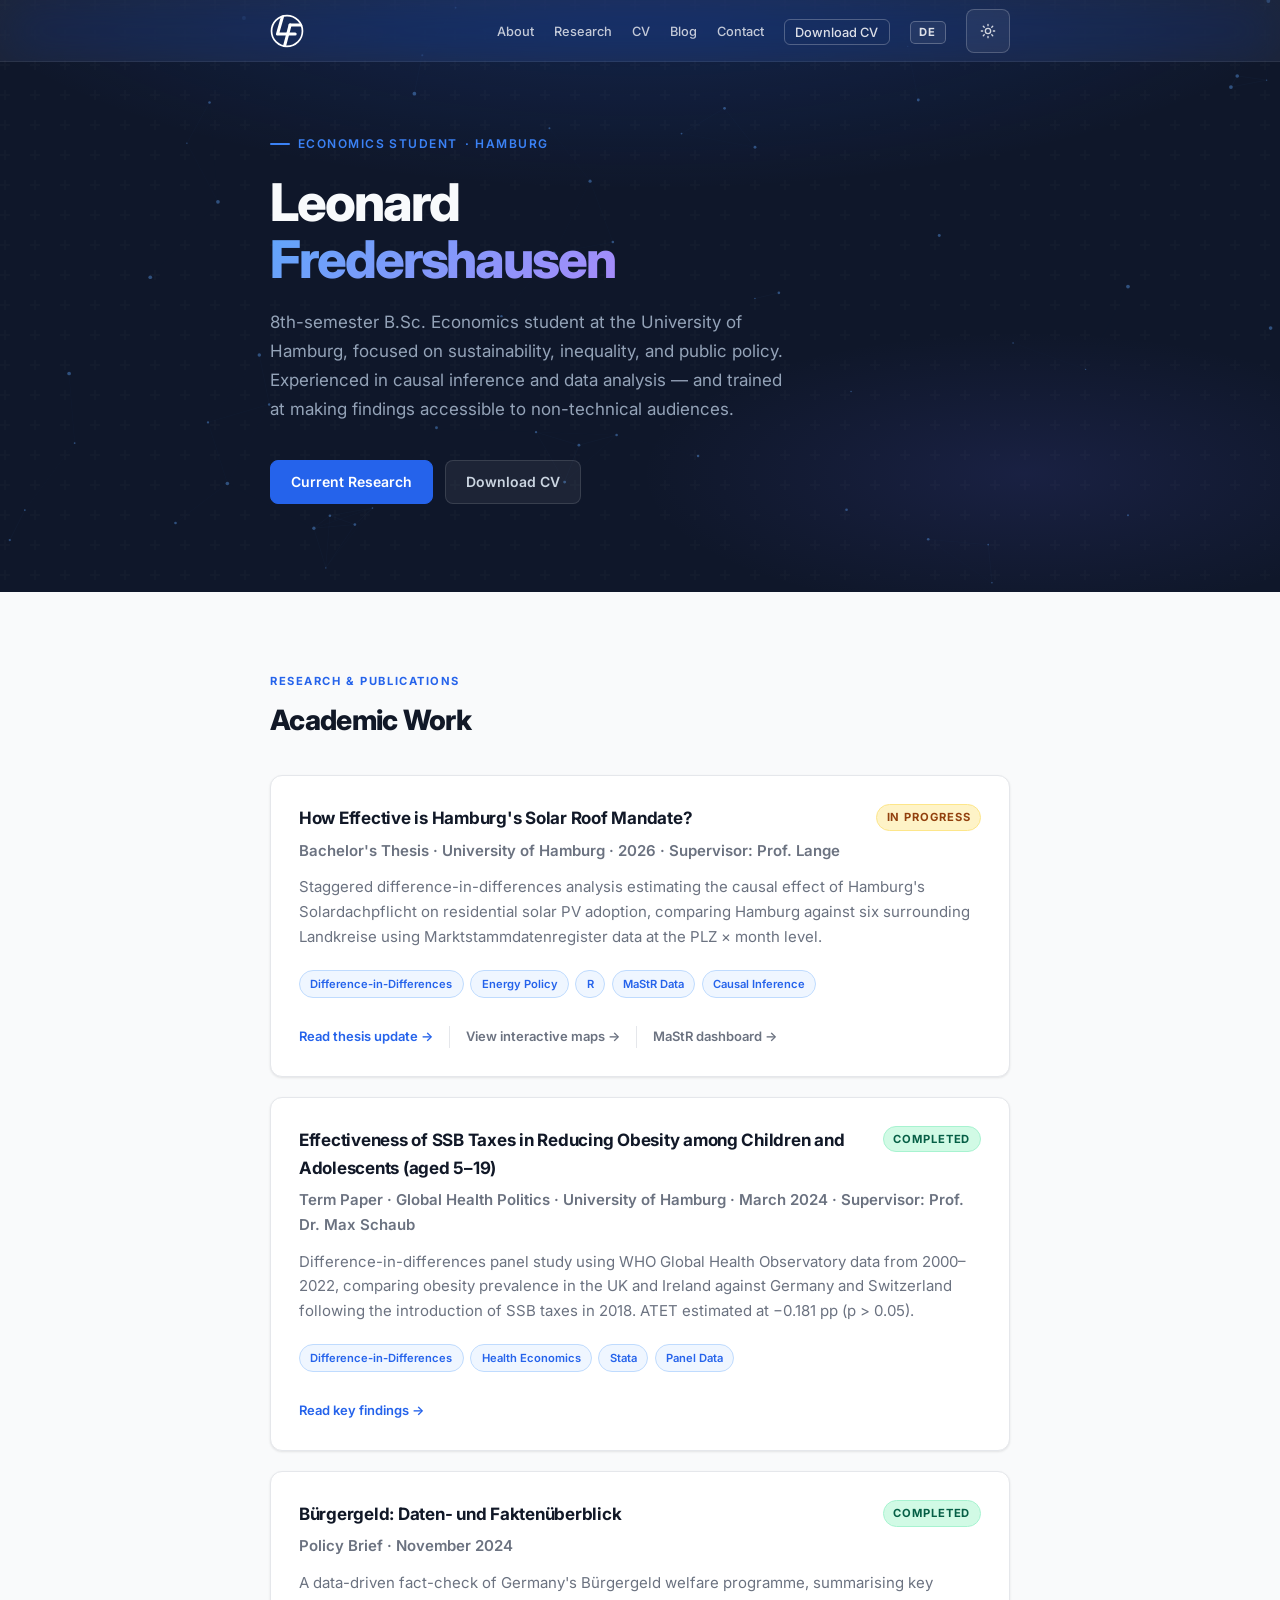
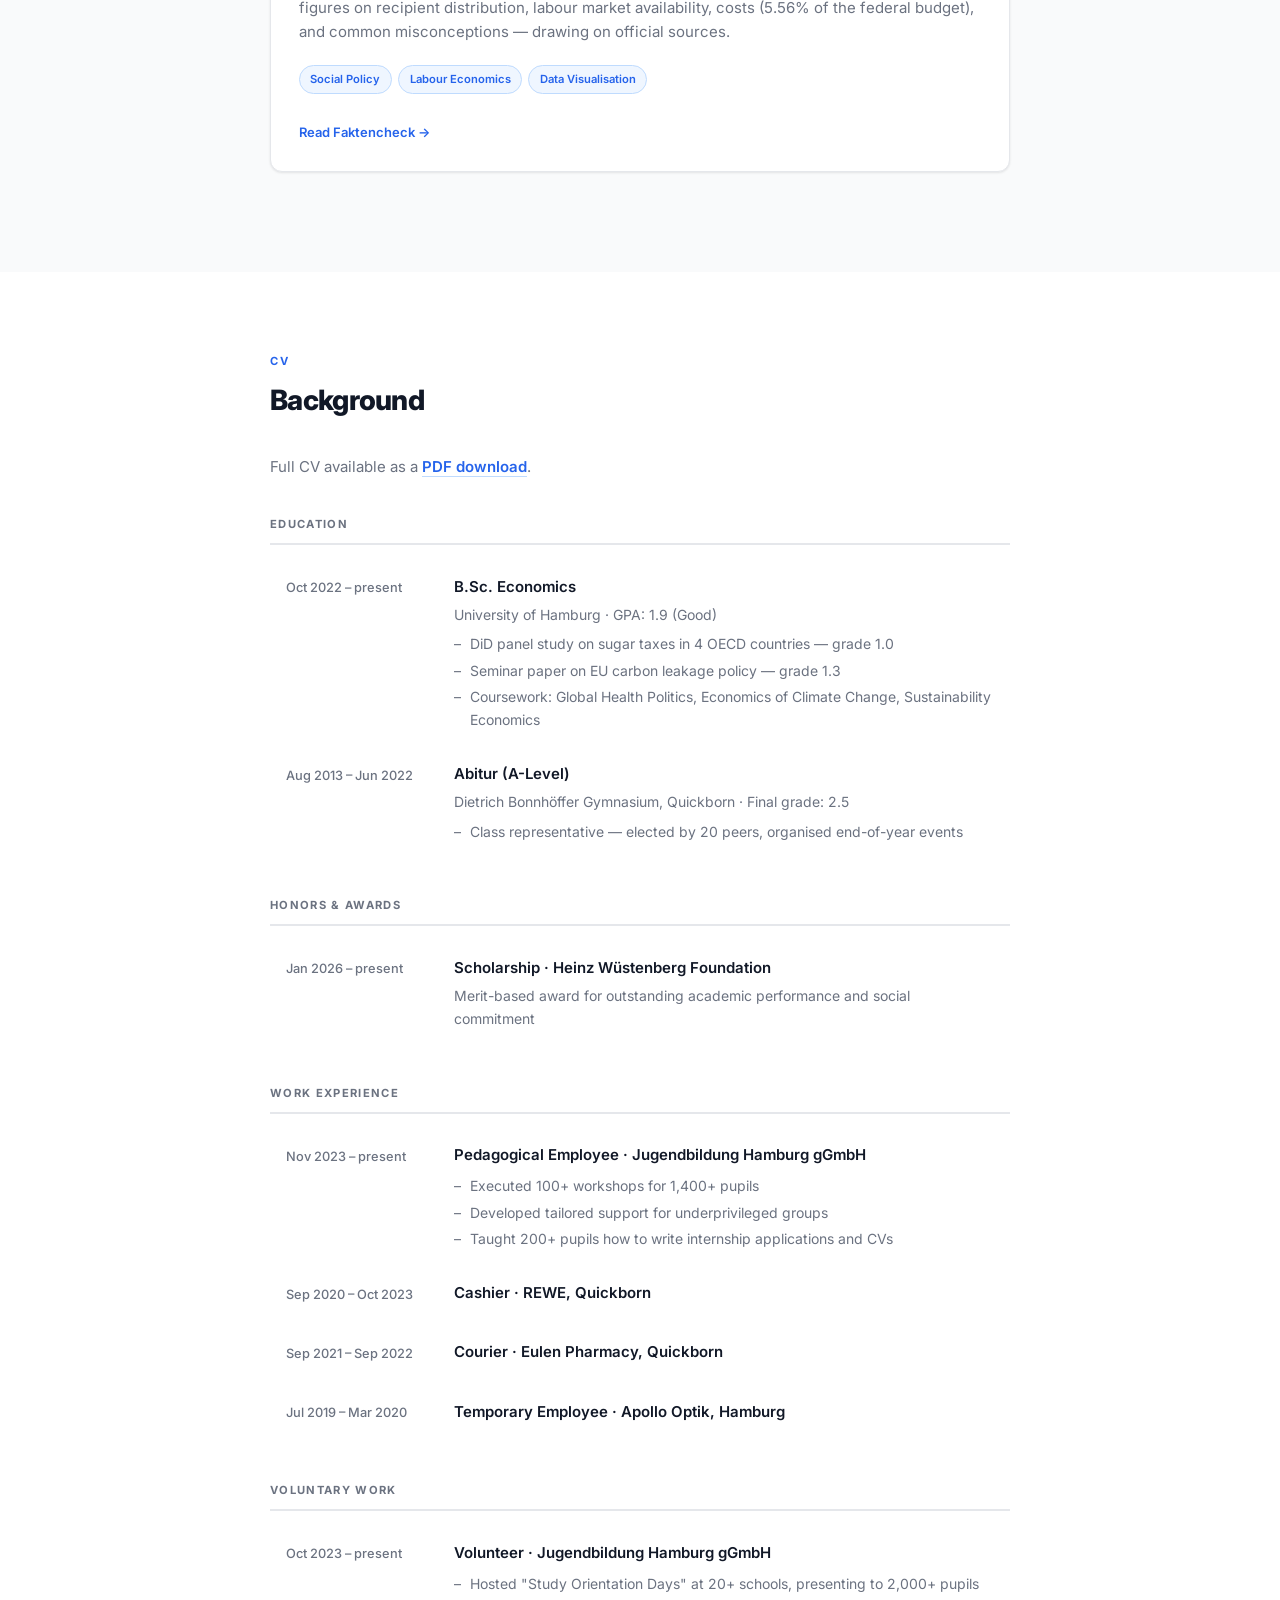
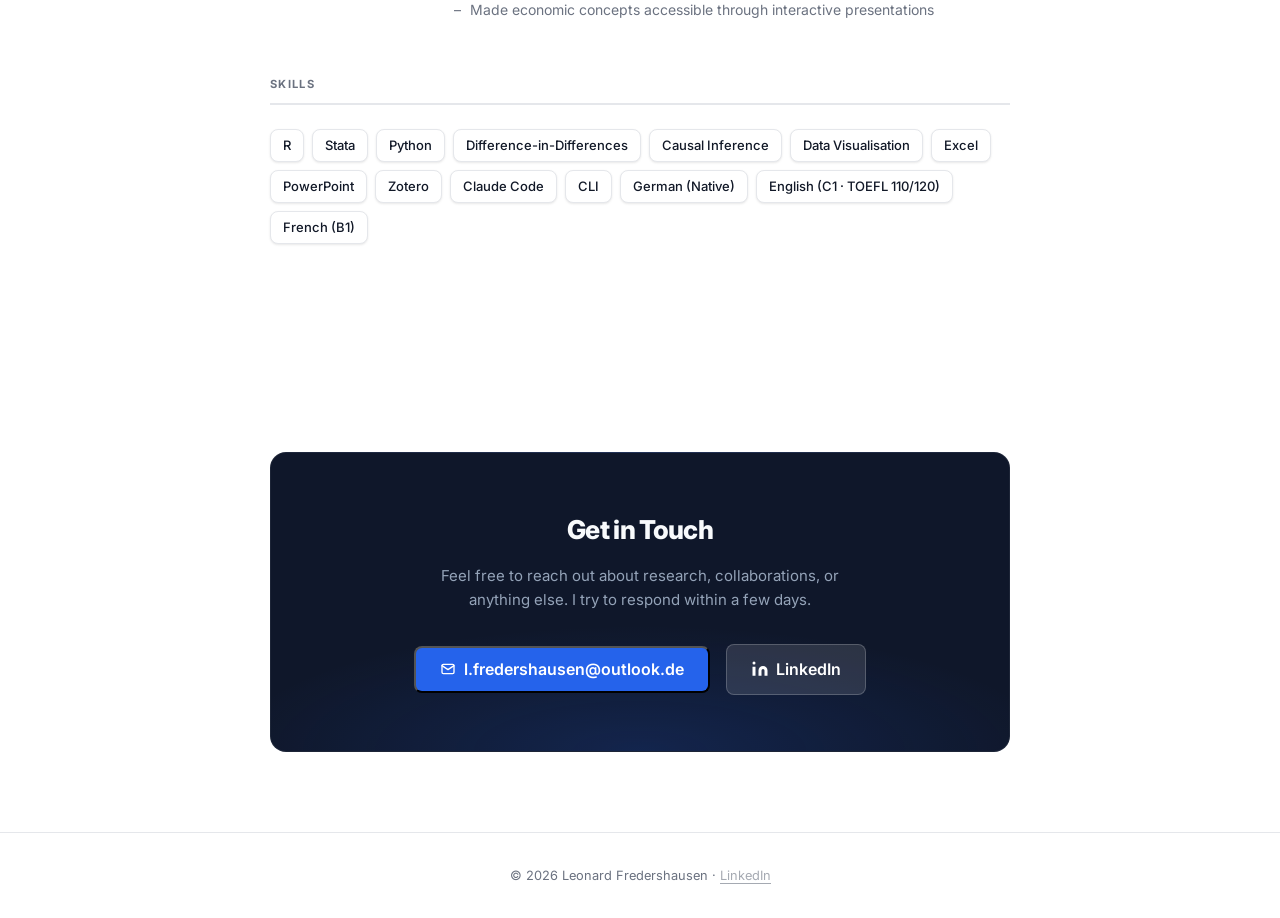
<file: index.html>
<!DOCTYPE html>
<html lang="en">
<head>
  <meta charset="UTF-8" />
  <meta name="viewport" content="width=device-width, initial-scale=1.0" />
  <title>Leonard Fredershausen — Economics Student</title>
  <meta name="description" content="Leonard Fredershausen — Economics student at the University of Hamburg, focused on sustainability, inequality, and evidence-based policy." />
  <meta property="og:type" content="website" />
  <meta property="og:title" content="Leonard Fredershausen — Economics Student" />
  <meta property="og:description" content="Economics student at the University of Hamburg focused on sustainability, inequality, and evidence-based policy." />
  <meta property="og:url" content="https://leonardfredershausen.github.io/" />
  <meta name="twitter:card" content="summary" />
  <meta name="twitter:title" content="Leonard Fredershausen — Economics Student" />
  <meta name="twitter:description" content="Economics student at the University of Hamburg focused on sustainability, inequality, and evidence-based policy." />
  <link rel="icon" type="image/svg+xml" href="favicon.svg" />
  <link rel="preconnect" href="https://fonts.googleapis.com" />
  <link rel="preconnect" href="https://fonts.gstatic.com" crossorigin />
  <link href="https://fonts.googleapis.com/css2?family=Inter:ital,opsz,wght@0,14..32,400;0,14..32,500;0,14..32,600;0,14..32,700;0,14..32,800&display=swap" rel="stylesheet" />
  <link rel="stylesheet" href="style.css" />
</head>
<body>
<a class="skip-link" href="#main-content">Skip to main content</a>

<!-- ── NAVIGATION ── -->
<nav>
  <div class="nav-inner">
    <a class="logo" href="#about">
      <svg width="34" height="34" viewBox="0 0 200 200" xmlns="http://www.w3.org/2000/svg" aria-label="Leonard Fredershausen">
        <defs><clipPath id="nc"><circle cx="100" cy="100" r="95"/></clipPath></defs>
        <circle cx="100" cy="100" r="91" fill="none" stroke="currentColor" stroke-width="10"/>
        <g clip-path="url(#nc)" fill="none" stroke="currentColor" stroke-width="18" stroke-linecap="round" stroke-linejoin="round">
          <polyline points="74,13 44,118 104,118"/>
          <line x1="118" y1="65" x2="85" y2="190"/>
          <line x1="118" y1="65" x2="184" y2="65"/>
          <line x1="104" y1="118" x2="148" y2="118"/>
        </g>
      </svg>
    </a>
    <ul>
      <li><a href="#about">About</a></li>
      <li><a href="#research">Research</a></li>
      
      <li><a href="#cv">CV</a></li>
      <li><a href="blog/index.html">Blog</a></li>
      <li><a href="#contact">Contact</a></li>
      <li><a class="nav-cv-btn" href="Leonard_Fredershausen_CV.pdf" download>Download CV</a></li>
      <li><button class="lang-toggle" id="langToggle" aria-label="Switch language">EN</button></li>
      <li><button class="theme-toggle" id="themeToggle" aria-label="Toggle dark mode">
        <svg class="icon-sun" xmlns="http://www.w3.org/2000/svg" width="16" height="16" viewBox="0 0 24 24" fill="none" stroke="currentColor" stroke-width="2" stroke-linecap="round" stroke-linejoin="round"><circle cx="12" cy="12" r="4"/><path d="M12 2v2M12 20v2M4.93 4.93l1.41 1.41M17.66 17.66l1.41 1.41M2 12h2M20 12h2M4.93 19.07l1.41-1.41M17.66 6.34l1.41-1.41"/></svg>
        <svg class="icon-moon" xmlns="http://www.w3.org/2000/svg" width="16" height="16" viewBox="0 0 24 24" fill="none" stroke="currentColor" stroke-width="2" stroke-linecap="round" stroke-linejoin="round"><path d="M21 12.79A9 9 0 1 1 11.21 3 7 7 0 0 0 21 12.79z"/></svg>
      </button></li>
    </ul>
    <button class="nav-toggle" id="navToggle" aria-label="Toggle menu" aria-expanded="false">
      <svg class="icon-ham" width="20" height="20" viewBox="0 0 20 20" fill="none" xmlns="http://www.w3.org/2000/svg"><line x1="2" y1="5" x2="18" y2="5" stroke="currentColor" stroke-width="2" stroke-linecap="round"/><line x1="2" y1="10" x2="18" y2="10" stroke="currentColor" stroke-width="2" stroke-linecap="round"/><line x1="2" y1="15" x2="18" y2="15" stroke="currentColor" stroke-width="2" stroke-linecap="round"/></svg>
      <svg class="icon-x" width="20" height="20" viewBox="0 0 20 20" fill="none" xmlns="http://www.w3.org/2000/svg"><line x1="3" y1="3" x2="17" y2="17" stroke="currentColor" stroke-width="2" stroke-linecap="round"/><line x1="17" y1="3" x2="3" y2="17" stroke="currentColor" stroke-width="2" stroke-linecap="round"/></svg>
    </button>
  </div>
</nav>

<!-- ── MAIN CONTENT ── -->
<main id="main-content">

<!-- ── HERO ── -->
<section id="about">
  <canvas id="hero-canvas"></canvas>
  <div class="section-inner">
    <p class="hero-eyebrow fade-up"><span id="typewriter-role" data-en="Economics Student" data-de="Wirtschaftsstudent">Economics Student</span> · Hamburg</p>
    <h1 class="hero-name fade-up">Leonard<br><span>Fredershausen</span></h1>
    <p class="hero-bio fade-up" data-en="8th-semester B.Sc. Economics student at the University of Hamburg, focused on sustainability, inequality, and public policy. Experienced in causal inference and data analysis — and trained at making findings accessible to non-technical audiences." data-de="Wirtschaftsstudent im 8. Semester (B.Sc.) an der Universität Hamburg mit Schwerpunkt Nachhaltigkeit, Ungleichheit und evidenzbasierter Politik. Erfahrung in kausaler Inferenz und Datenanalyse — und geübt darin, Ergebnisse für nicht-technische Zielgruppen verständlich zu machen.">
      8th-semester B.Sc. Economics student at the University of Hamburg, focused on
      sustainability, inequality, and public policy. Experienced in
      causal inference and data analysis — and trained at making findings
      accessible to non-technical audiences.
    </p>
    <div class="hero-links fade-up">
      <a class="btn btn-primary" href="#research" data-en="Current Research" data-de="Aktuelle Forschung">Current Research</a>
      <a class="btn btn-secondary" href="Leonard_Fredershausen_CV.pdf" download data-en="Download CV" data-de="Lebenslauf herunterladen">Download CV</a>
    </div>
  </div>
</section>

<!-- ── RESEARCH & PUBLICATIONS ── -->
<section id="research" class="subtle">
  <div class="section-inner">
    <p class="section-label" data-en="Research & Publications" data-de="Forschung & Publikationen">Research & Publications</p>
    <h2 class="section-title" data-en="Academic Work" data-de="Akademische Arbeiten">Academic Work</h2>
    <div class="pub-card fade-up">
      <div class="pub-card-header">
        <h3 data-en="How Effective is Hamburg's Solar Roof Mandate?" data-de="Wie wirksam ist Hamburgs Solardachpflicht?">How Effective is Hamburg's Solar Roof Mandate?</h3>
        <span class="pub-status status-progress" data-en="In Progress" data-de="In Bearbeitung">In Progress</span>
      </div>
      <p class="pub-meta" data-en="Bachelor's Thesis · University of Hamburg · 2026 · Supervisor: Prof. Lange" data-de="Bachelorarbeit · Universität Hamburg · 2026 · Betreuer: Prof. Lange">Bachelor's Thesis · University of Hamburg · 2026 · Supervisor: Prof. Lange</p>
      <p data-en="Staggered difference-in-differences analysis estimating the causal effect of Hamburg's Solardachpflicht on residential solar PV adoption, comparing Hamburg against six surrounding Landkreise using Marktstammdatenregister data at the PLZ × month level." data-de="Gestaffelte Difference-in-Differences-Analyse zur Schätzung des Kausaleffekts der Hamburger Solardachpflicht auf die private Solarenergienutzung, unter Verwendung von Marktstammdatenregisterdaten auf PLZ-×-Monats-Ebene.">Staggered difference-in-differences analysis estimating the causal effect of Hamburg's Solardachpflicht on residential solar PV adoption, comparing Hamburg against six surrounding Landkreise using Marktstammdatenregister data at the PLZ × month level.</p>
      <div class="tag-row">
        <span class="tag">Difference-in-Differences</span>
        <span class="tag">Energy Policy</span>
        <span class="tag">R</span>
        <span class="tag">MaStR Data</span>
        <span class="tag">Causal Inference</span>
      </div>
      <div class="pub-actions">
        <a class="pub-read-more" href="blog/posts/hamburg-solar-mandate.html" data-en="Read thesis update →" data-de="Zur Thesis-Aktualisierung →">Read thesis update →</a>
        <a class="pub-read-more pub-read-more-alt" href="germany-map.html" data-en="View interactive maps →" data-de="Interaktive Karten →">View interactive maps →</a>
        <a class="pub-read-more pub-read-more-alt" href="solar-dashboard.html" data-en="MaStR dashboard →" data-de="MaStR Dashboard →">MaStR dashboard →</a>
      </div>
    </div>

    <div class="pub-card fade-up">
      <div class="pub-card-header">
        <h3 data-en="Effectiveness of SSB Taxes in Reducing Obesity among Children and Adolescents (aged 5–19)" data-de="Wirksamkeit von Zuckersteuergetränken bei der Reduzierung von Adipositas bei Kindern und Jugendlichen (5–19 Jahre)">Effectiveness of SSB Taxes in Reducing Obesity among Children and Adolescents (aged 5–19)</h3>
        <span class="pub-status status-done" data-en="Completed" data-de="Abgeschlossen">Completed</span>
      </div>
      <p class="pub-meta" data-en="Term Paper · Global Health Politics · University of Hamburg · March 2024 · Supervisor: Prof. Dr. Max Schaub" data-de="Seminararbeit · Global Health Politics · Universität Hamburg · März 2024 · Betreuer: Prof. Dr. Max Schaub">Term Paper · Global Health Politics · University of Hamburg · March 2024 · Supervisor: Prof. Dr. Max Schaub</p>
      <p data-en="Difference-in-differences panel study using WHO Global Health Observatory data from 2000–2022, comparing obesity prevalence in the UK and Ireland against Germany and Switzerland following the introduction of SSB taxes in 2018. ATET estimated at −0.181 pp (p > 0.05)." data-de="Difference-in-Differences-Panelstudie mit WHO-Daten (2000–2022), die Adipositasprävalenz in UK und Irland mit Deutschland und der Schweiz nach Einführung der Zuckersteuer 2018 vergleicht. ATET: −0,181 Pp (p > 0,05).">Difference-in-differences panel study using WHO Global Health Observatory data from 2000–2022, comparing obesity prevalence in the UK and Ireland against Germany and Switzerland following the introduction of SSB taxes in 2018. ATET estimated at −0.181 pp (p > 0.05).</p>
      <div class="tag-row">
        <span class="tag">Difference-in-Differences</span>
        <span class="tag">Health Economics</span>
        <span class="tag">Stata</span>
        <span class="tag">Panel Data</span>
      </div>
      <div class="pub-actions">
        <a class="pub-read-more" href="blog/posts/ssb-tax-obesity-findings.html" data-en="Read key findings →" data-de="Zu den Ergebnissen →">Read key findings →</a>
      </div>
    </div>

    <div class="pub-card fade-up">
      <div class="pub-card-header">
        <h3 data-en="Bürgergeld: Daten- und Faktenüberblick" data-de="Bürgergeld: Daten- und Faktenüberblick">Bürgergeld: Daten- und Faktenüberblick</h3>
        <span class="pub-status status-done" data-en="Completed" data-de="Abgeschlossen">Completed</span>
      </div>
      <p class="pub-meta" data-en="Policy Brief · November 2024" data-de="Policy Brief · November 2024">Policy Brief · November 2024</p>
      <p data-en="A data-driven fact-check of Germany's Bürgergeld welfare programme, summarising key figures on recipient distribution, labour market availability, costs (5.56% of the federal budget), and common misconceptions — drawing on official sources." data-de="Ein datenbasierter Faktencheck zum Bürgergeld, der Schlüsselkennzahlen zu Empfängerstruktur, Arbeitsmarktverfügbarkeit, Kosten (5,56 % des Bundeshaushalts) und verbreiteten Missverständnissen zusammenfasst.">A data-driven fact-check of Germany's Bürgergeld welfare programme, summarising key figures on recipient distribution, labour market availability, costs (5.56% of the federal budget), and common misconceptions — drawing on official sources.</p>
      <div class="tag-row">
        <span class="tag">Social Policy</span>
        <span class="tag">Labour Economics</span>
        <span class="tag">Data Visualisation</span>
      </div>
      <div class="pub-actions">
        <a class="pub-read-more" href="blog/posts/buergergeld-faktencheck.html" data-en="Read Faktencheck →" data-de="Zum Faktencheck →">Read Faktencheck →</a>
      </div>
    </div>
  </div>
</section>

<!-- ── CV ── -->
<section id="cv" class="light">
  <div class="section-inner">
    <p class="section-label" data-en="CV" data-de="Lebenslauf">CV</p>
    <h2 class="section-title" data-en="Background" data-de="Werdegang">Background</h2>
    <p class="section-subtitle">
      Full CV available as a <a href="Leonard_Fredershausen_CV.pdf" download style="color:var(--accent);font-weight:600;text-decoration:none;border-bottom:1px solid var(--accent-border);">PDF download</a>.
    </p>

    <div class="cv-group fade-up">
      <p class="cv-group-title" data-en="Education" data-de="Ausbildung">Education</p>
      <div class="cv-item">
        <span class="cv-date">Oct 2022 – present</span>
        <div>
          <h4 data-en="B.Sc. Economics" data-de="B.Sc. Volkswirtschaftslehre">B.Sc. Economics</h4>
          <p>University of Hamburg · GPA: 1.9 (Good)</p>
          <ul class="cv-bullets">
            <li>DiD panel study on sugar taxes in 4 OECD countries — grade 1.0</li>
            <li>Seminar paper on EU carbon leakage policy — grade 1.3</li>
            <li>Coursework: Global Health Politics, Economics of Climate Change, Sustainability Economics</li>
          </ul>
        </div>
      </div>
      <div class="cv-item">
        <span class="cv-date">Aug 2013 – Jun 2022</span>
        <div>
          <h4 data-en="Abitur (A-Level)" data-de="Abitur">Abitur (A-Level)</h4>
          <p>Dietrich Bonnhöffer Gymnasium, Quickborn · Final grade: 2.5</p>
          <ul class="cv-bullets">
            <li>Class representative — elected by 20 peers, organised end-of-year events</li>
          </ul>
        </div>
      </div>
    </div>

    <div class="cv-group fade-up">
      <p class="cv-group-title" data-en="Honors &amp; Awards" data-de="Auszeichnungen">Honors & Awards</p>
      <div class="cv-item">
        <span class="cv-date">Jan 2026 – present</span>
        <div>
          <h4 data-en="Scholarship · Heinz Wüstenberg Foundation" data-de="Stipendium · Heinz-Wüstenberg-Stiftung">Scholarship · Heinz Wüstenberg Foundation</h4>
          <p data-en="Merit-based award for outstanding academic performance and social commitment" data-de="Leistungsbasiertes Stipendium für herausragende akademische Leistungen und soziales Engagement">Merit-based award for outstanding academic performance and social commitment</p>
        </div>
      </div>
    </div>

    <div class="cv-group fade-up">
      <p class="cv-group-title" data-en="Work Experience" data-de="Berufserfahrung">Work Experience</p>
      <div class="cv-item">
        <span class="cv-date">Nov 2023 – present</span>
        <div>
          <h4 data-en="Pedagogical Employee · Jugendbildung Hamburg gGmbH" data-de="Pädagogischer Mitarbeiter · Jugendbildung Hamburg gGmbH">Pedagogical Employee · Jugendbildung Hamburg gGmbH</h4>
          <ul class="cv-bullets">
            <li>Executed 100+ workshops for 1,400+ pupils</li>
            <li>Developed tailored support for underprivileged groups</li>
            <li>Taught 200+ pupils how to write internship applications and CVs</li>
          </ul>
        </div>
      </div>
      <div class="cv-item">
        <span class="cv-date">Sep 2020 – Oct 2023</span>
        <div>
          <h4 data-en="Cashier · REWE, Quickborn" data-de="Kassierer · REWE, Quickborn">Cashier · REWE, Quickborn</h4>
        </div>
      </div>
      <div class="cv-item">
        <span class="cv-date">Sep 2021 – Sep 2022</span>
        <div>
          <h4 data-en="Courier · Eulen Pharmacy, Quickborn" data-de="Kurier · Eulen Apotheke, Quickborn">Courier · Eulen Pharmacy, Quickborn</h4>
        </div>
      </div>
      <div class="cv-item">
        <span class="cv-date">Jul 2019 – Mar 2020</span>
        <div>
          <h4 data-en="Temporary Employee · Apollo Optik, Hamburg" data-de="Aushilfskraft · Apollo Optik, Hamburg">Temporary Employee · Apollo Optik, Hamburg</h4>
        </div>
      </div>
    </div>

    <div class="cv-group fade-up">
      <p class="cv-group-title" data-en="Voluntary Work" data-de="Ehrenamtliche Tätigkeiten">Voluntary Work</p>
      <div class="cv-item">
        <span class="cv-date">Oct 2023 – present</span>
        <div>
          <h4 data-en="Volunteer · Jugendbildung Hamburg gGmbH" data-de="Ehrenamtlicher · Jugendbildung Hamburg gGmbH">Volunteer · Jugendbildung Hamburg gGmbH</h4>
          <ul class="cv-bullets">
            <li>Hosted "Study Orientation Days" at 20+ schools, presenting to 2,000+ pupils</li>
            <li>Made economic concepts accessible through interactive presentations</li>
          </ul>
        </div>
      </div>
    </div>

    <div class="cv-group fade-up">
      <p class="cv-group-title" data-en="Skills" data-de="Fähigkeiten">Skills</p>
      <div class="skills-grid">
        <span class="skill-chip">R</span>
        <span class="skill-chip">Stata</span>
        <span class="skill-chip">Python</span>
        <span class="skill-chip">Difference-in-Differences</span>
        <span class="skill-chip">Causal Inference</span>
        <span class="skill-chip">Data Visualisation</span>
        <span class="skill-chip">Excel</span>
        <span class="skill-chip">PowerPoint</span>
        <span class="skill-chip">Zotero</span>
        <span class="skill-chip">Claude Code</span>
        <span class="skill-chip">CLI</span>
        <span class="skill-chip">German (Native)</span>
        <span class="skill-chip">English (C1 · TOEFL 110/120)</span>
        <span class="skill-chip">French (B1)</span>
      </div>
    </div>
  </div>
</section>

<!-- ── CONTACT ── -->
<section id="contact">
  <div class="section-inner">
    <div class="contact-card fade-up">
      <h2 data-en="Get in Touch" data-de="Kontakt aufnehmen">Get in Touch</h2>
      <p class="contact-intro" data-en="Feel free to reach out about research, collaborations, or anything else. I try to respond within a few days." data-de="Schreib mir gerne zu Forschungsthemen, Kooperationen oder anderen Anliegen. Ich antworte in der Regel innerhalb weniger Tage.">
        Feel free to reach out about research, collaborations, or anything else.
        I try to respond within a few days.
      </p>
      <div class="contact-links">
        <button class="contact-email" id="copyEmailBtn" aria-label="Copy email address">
          <span class="email-default">
            <svg xmlns="http://www.w3.org/2000/svg" width="16" height="16" viewBox="0 0 24 24" fill="none" stroke="currentColor" stroke-width="2" stroke-linecap="round" stroke-linejoin="round"><rect x="3" y="5" width="18" height="14" rx="2"/><polyline points="3 7 12 13 21 7"/></svg>
            l.fredershausen@outlook.de
          </span>
          <span class="email-copied" aria-hidden="true">
            <svg xmlns="http://www.w3.org/2000/svg" width="16" height="16" viewBox="0 0 24 24" fill="none" stroke="currentColor" stroke-width="2.5" stroke-linecap="round" stroke-linejoin="round"><polyline points="20 6 9 17 4 12"/></svg>
            Copied!
          </span>
        </button>
        <a class="contact-social" href="https://linkedin.com/in/leonardfredershausen/" target="_blank" rel="noopener">
          <svg xmlns="http://www.w3.org/2000/svg" width="18" height="18" viewBox="0 0 24 24" fill="currentColor"><path d="M16 8a6 6 0 0 1 6 6v7h-4v-7a2 2 0 0 0-2-2 2 2 0 0 0-2 2v7h-4v-7a6 6 0 0 1 6-6z"/><rect x="2" y="9" width="4" height="12"/><circle cx="4" cy="4" r="2"/></svg>
          LinkedIn
        </a>
      </div>
    </div>
  </div>
</section>

</main>

<button class="scroll-top" id="scrollTop" aria-label="Scroll to top">
  <svg xmlns="http://www.w3.org/2000/svg" width="18" height="18" viewBox="0 0 24 24" fill="none" stroke="currentColor" stroke-width="2.5" stroke-linecap="round" stroke-linejoin="round"><path d="M18 15l-6-6-6 6"/></svg>
</button>

<footer>
  <p>© 2026 Leonard Fredershausen · <a href="https://linkedin.com/in/leonardfredershausen/" target="_blank" rel="noopener" style="color:inherit;text-decoration:none;border-bottom:1px solid currentColor;opacity:0.6;">LinkedIn</a></p>
</footer>

<script>
  // Nav scroll state
  const nav = document.querySelector('nav');
  const hero = document.getElementById('about');
  function updateNav() {
    nav.classList.toggle('scrolled', hero.getBoundingClientRect().bottom <= nav.offsetHeight);
  }
  window.addEventListener('scroll', updateNav, { passive: true });
  updateNav();

  // Fade-in on scroll
  const fadeObserver = new IntersectionObserver((entries) => {
    entries.forEach(e => { if (e.isIntersecting) { e.target.classList.add('visible'); fadeObserver.unobserve(e.target); } });
  }, { threshold: 0.12 });
  document.querySelectorAll('.fade-up').forEach(el => fadeObserver.observe(el));

  // Active nav highlight via IntersectionObserver
  const navLinks = {
    about:        document.querySelector('nav a[href="#about"]'),
    research:     document.querySelector('nav a[href="#research"]'),
    publications: document.querySelector('nav a[href="#publications"]'),
    cv:           document.querySelector('nav a[href="#cv"]'),
    contact:      document.querySelector('nav a[href="#contact"]'),
  };
  const sectionIds = ['about', 'research', 'publications', 'cv', 'contact'];
  const activeSections = new Set();
  const navObserver = new IntersectionObserver((entries) => {
    entries.forEach(e => {
      if (e.isIntersecting) activeSections.add(e.target.id);
      else activeSections.delete(e.target.id);
    });
    // Highlight the topmost visible section
    for (const id of sectionIds) {
      if (activeSections.has(id)) {
        Object.values(navLinks).forEach(a => { if (a) a.classList.remove('active'); });
        if (navLinks[id]) navLinks[id].classList.add('active');
        break;
      }
    }
  }, { threshold: 0.25 });
  sectionIds.forEach(id => {
    const el = document.getElementById(id);
    if (el) navObserver.observe(el);
  });

  // Dark mode toggle
  const themeToggle = document.getElementById('themeToggle');
  function applyTheme(dark) {
    document.documentElement.setAttribute('data-theme', dark ? 'dark' : '');
  }
  const savedTheme = localStorage.getItem('theme');
  applyTheme(savedTheme === 'dark');
  themeToggle.addEventListener('click', () => {
    const isDark = document.documentElement.getAttribute('data-theme') === 'dark';
    const next = !isDark;
    applyTheme(next);
    localStorage.setItem('theme', next ? 'dark' : 'light');
  });

  // Reduced motion preference
  const prefersReducedMotion = window.matchMedia('(prefers-reduced-motion: reduce)').matches;

  // Typewriter for hero eyebrow
  const roles = ['Economics Student', 'Volunteer', 'Data Analyst'];
  const typeEl = document.getElementById('typewriter-role');
  let roleIdx = 0, charIdx = roles[0].length, deleting = false;
  const TYPE_SPEED = 75, DELETE_SPEED = 40, PAUSE_AFTER_TYPE = 2200, PAUSE_AFTER_DELETE = 400;

  function tick() {
    const current = roles[roleIdx];
    if (!deleting) {
      if (charIdx < current.length) {
        charIdx++;
        typeEl.textContent = current.slice(0, charIdx);
        setTimeout(tick, TYPE_SPEED);
      } else {
        setTimeout(() => { deleting = true; tick(); }, PAUSE_AFTER_TYPE);
      }
    } else {
      if (charIdx > 0) {
        charIdx--;
        typeEl.textContent = current.slice(0, charIdx);
        setTimeout(tick, DELETE_SPEED);
      } else {
        deleting = false;
        roleIdx = (roleIdx + 1) % roles.length;
        charIdx = 0;
        setTimeout(tick, PAUSE_AFTER_DELETE);
      }
    }
  }
  // Start after initial pause so first text is readable (skip animation if reduced motion preferred)
  if (!prefersReducedMotion) setTimeout(tick, PAUSE_AFTER_TYPE);

  // Scroll to top button
  const scrollTopBtn = document.getElementById('scrollTop');
  window.addEventListener('scroll', () => {
    scrollTopBtn.classList.toggle('visible', window.scrollY > 400);
  }, { passive: true });
  scrollTopBtn.addEventListener('click', () => window.scrollTo({ top: 0, behavior: 'smooth' }));

  // Particle background (skip if reduced motion preferred)
  if (!prefersReducedMotion) (function() {
    const canvas = document.getElementById('hero-canvas');
    const ctx = canvas.getContext('2d');
    const particles = [];
    const COUNT = 55;
    const MAX_DIST = 120;

    function resize() {
      const hero = document.getElementById('about');
      canvas.width = hero.clientWidth || window.innerWidth;
      canvas.height = hero.clientHeight || 600;
    }

    function initParticles() {
      particles.length = 0;
      for (let i = 0; i < COUNT; i++) {
        particles.push({
          x: Math.random() * canvas.width,
          y: Math.random() * canvas.height,
          vx: (Math.random() - 0.5) * 0.4,
          vy: (Math.random() - 0.5) * 0.4,
          r: Math.random() * 1.5 + 0.5
        });
      }
    }

    const mouse = { x: -999, y: -999 };
    const hero = document.getElementById('about');
    hero.addEventListener('mousemove', (e) => {
      const rect = canvas.getBoundingClientRect();
      mouse.x = e.clientX - rect.left;
      mouse.y = e.clientY - rect.top;
    }, { passive: true });
    hero.addEventListener('mouseleave', () => { mouse.x = -999; mouse.y = -999; });

    resize();
    initParticles();
    window.addEventListener('resize', () => { resize(); initParticles(); }, { passive: true });

    function draw() {
      ctx.clearRect(0, 0, canvas.width, canvas.height);

      // Cursor spotlight glow
      if (mouse.x > -900) {
        const grd = ctx.createRadialGradient(mouse.x, mouse.y, 0, mouse.x, mouse.y, 180);
        grd.addColorStop(0, 'rgba(96,165,250,0.12)');
        grd.addColorStop(1, 'rgba(96,165,250,0)');
        ctx.fillStyle = grd;
        ctx.beginPath();
        ctx.arc(mouse.x, mouse.y, 180, 0, Math.PI * 2);
        ctx.fill();
      }

      for (let i = 0; i < COUNT; i++) {
        const p = particles[i];

        // Cursor repulsion
        if (mouse.x > -900) {
          const mdx = p.x - mouse.x, mdy = p.y - mouse.y;
          const mdist = Math.sqrt(mdx * mdx + mdy * mdy);
          if (mdist < 120 && mdist > 0) {
            const force = (120 - mdist) / 120 * 0.6;
            p.vx += (mdx / mdist) * force;
            p.vy += (mdy / mdist) * force;
            const spd = Math.sqrt(p.vx * p.vx + p.vy * p.vy);
            if (spd > 2.5) { p.vx = p.vx / spd * 2.5; p.vy = p.vy / spd * 2.5; }
          }
        }

        // Gentle velocity damping back to natural speed
        p.vx *= 0.99;
        p.vy *= 0.99;

        p.x += p.vx;
        p.y += p.vy;
        if (p.x < 0 || p.x > canvas.width) p.vx *= -1;
        if (p.y < 0 || p.y > canvas.height) p.vy *= -1;

        ctx.beginPath();
        ctx.arc(p.x, p.y, p.r, 0, Math.PI * 2);
        ctx.fillStyle = 'rgba(96,165,250,0.8)';
        ctx.fill();

        for (let j = i + 1; j < COUNT; j++) {
          const q = particles[j];
          const dx = p.x - q.x, dy = p.y - q.y;
          const dist = Math.sqrt(dx * dx + dy * dy);
          if (dist < MAX_DIST) {
            ctx.beginPath();
            ctx.moveTo(p.x, p.y);
            ctx.lineTo(q.x, q.y);
            ctx.strokeStyle = `rgba(96,165,250,${0.15 * (1 - dist / MAX_DIST)})`;
            ctx.lineWidth = 0.5;
            ctx.stroke();
          }
        }
      }
      requestAnimationFrame(draw);
    }
    draw();
  })();

  // Language toggle
  const langToggle = document.getElementById('langToggle');
  let currentLang = localStorage.getItem('lang') || 'en';
  function applyLang(lang) {
    currentLang = lang;
    document.documentElement.setAttribute('lang', lang);
    langToggle.textContent = lang === 'en' ? 'DE' : 'EN';
    document.querySelectorAll('[data-en]').forEach(el => {
      el.textContent = lang === 'en' ? el.dataset.en : el.dataset.de;
    });
    localStorage.setItem('lang', lang);
  }
  applyLang(currentLang);
  langToggle.addEventListener('click', () => applyLang(currentLang === 'en' ? 'de' : 'en'));

  // Copy email
  const copyBtn = document.getElementById('copyEmailBtn');
  let copyTimer;
  copyBtn.addEventListener('click', () => {
    navigator.clipboard.writeText('l.fredershausen@outlook.de').then(() => {
      copyBtn.classList.add('copied');
      clearTimeout(copyTimer);
      copyTimer = setTimeout(() => copyBtn.classList.remove('copied'), 2200);
    });
  });

  // Hamburger menu
  const navToggle = document.getElementById('navToggle');
  const navUl = document.querySelector('nav ul');
  if (navToggle) {
    navToggle.addEventListener('click', () => {
      const isOpen = navToggle.classList.toggle('open');
      navUl.classList.toggle('open');
      navToggle.setAttribute('aria-expanded', isOpen);
    });
    document.addEventListener('click', (e) => {
      if (!e.target.closest('nav')) {
        navToggle.classList.remove('open');
        navUl.classList.remove('open');
      }
    });
    navUl.querySelectorAll('a').forEach(a => a.addEventListener('click', () => {
      navToggle.classList.remove('open');
      navUl.classList.remove('open');
    }));
  }
</script>
</body>
</html>
</file>
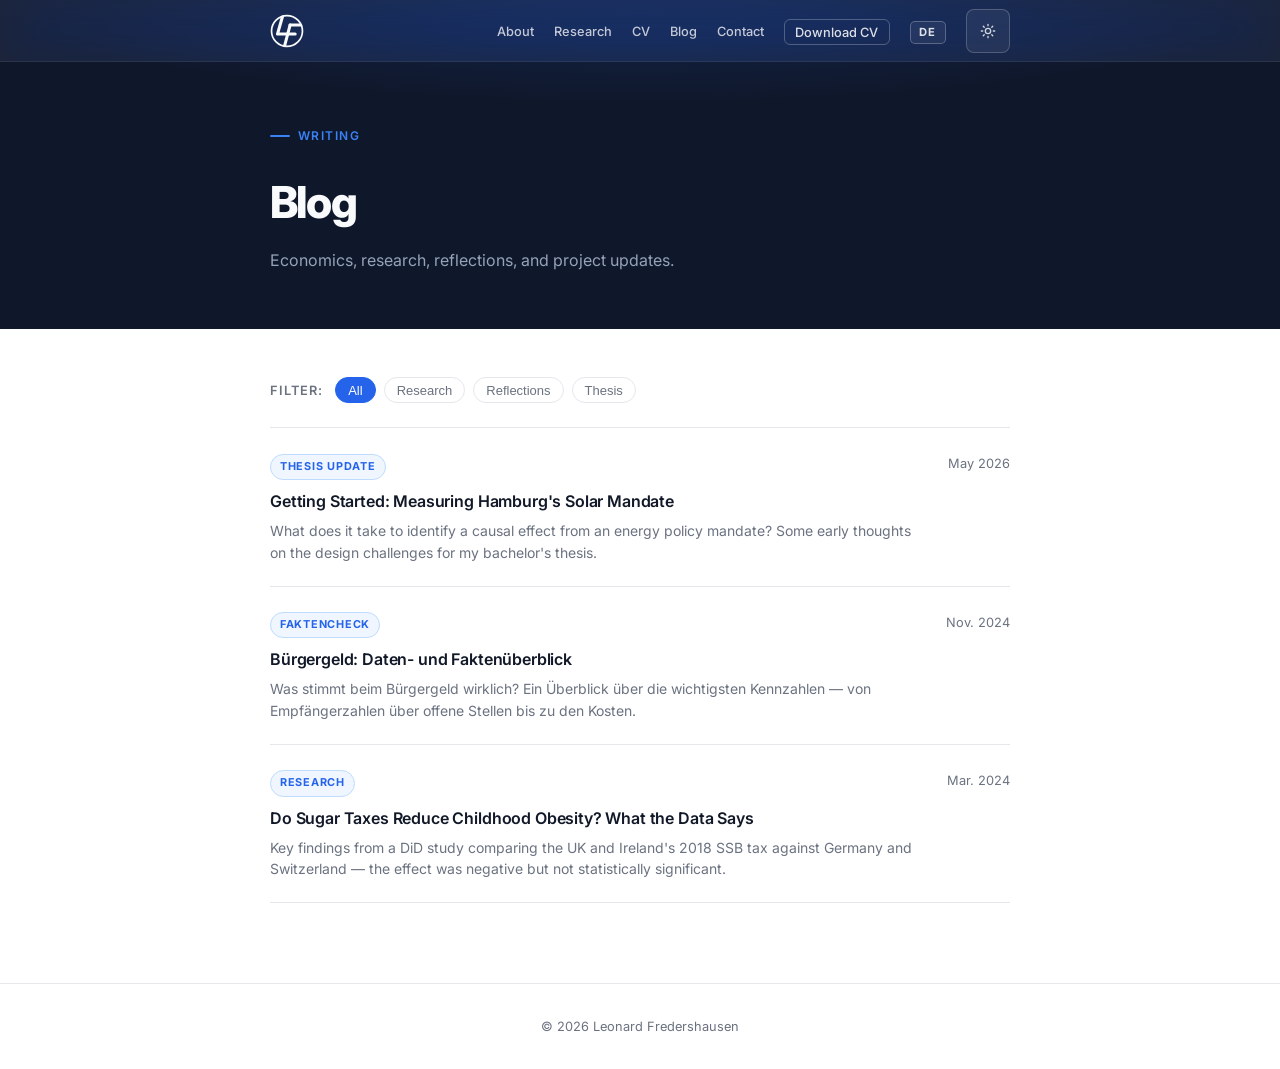
<file: blog/index.html>
<!DOCTYPE html>
<html lang="en">
<head>
  <meta charset="UTF-8" />
  <meta name="viewport" content="width=device-width, initial-scale=1.0" />
  <title>Blog — Leonard Fredershausen</title>
  <meta name="description" content="Writing on economics, research, and ideas by Leonard Fredershausen." />
  <meta property="og:type" content="website" />
  <meta property="og:title" content="Blog — Leonard Fredershausen" />
  <meta property="og:description" content="Writing on economics, research, and ideas by Leonard Fredershausen." />
  <meta property="og:url" content="https://leonardfredershausen.github.io/blog/" />
  <meta name="twitter:card" content="summary" />
  <meta name="twitter:title" content="Blog — Leonard Fredershausen" />
  <meta name="twitter:description" content="Writing on economics, research, and ideas by Leonard Fredershausen." />
  <link rel="icon" type="image/svg+xml" href="../favicon.svg" />
  <link rel="preconnect" href="https://fonts.googleapis.com" />
  <link rel="preconnect" href="https://fonts.gstatic.com" crossorigin />
  <link href="https://fonts.googleapis.com/css2?family=Inter:ital,opsz,wght@0,14..32,400;0,14..32,500;0,14..32,600;0,14..32,700;0,14..32,800&display=swap" rel="stylesheet" />
  <link rel="stylesheet" href="../style.css" />
</head>
<body>
<a class="skip-link" href="#main-content">Skip to main content</a>

<nav>
  <div class="nav-inner">
    <a class="logo" href="../index.html" aria-label="Leonard Fredershausen — Home"><svg width="34" height="34" viewBox="0 0 200 200" xmlns="http://www.w3.org/2000/svg" aria-hidden="true"><defs><clipPath id="nc"><circle cx="100" cy="100" r="95"/></clipPath></defs><circle cx="100" cy="100" r="91" fill="none" stroke="currentColor" stroke-width="10"/><g clip-path="url(#nc)" fill="none" stroke="currentColor" stroke-width="18" stroke-linecap="round" stroke-linejoin="round"><polyline points="74,13 44,118 104,118"/><line x1="118" y1="65" x2="85" y2="190"/><line x1="118" y1="65" x2="184" y2="65"/><line x1="104" y1="118" x2="148" y2="118"/></g></svg></a>
    <ul>
      <li><a href="../index.html#about">About</a></li>
      <li><a href="../index.html#research">Research</a></li>
      
      <li><a href="../index.html#cv">CV</a></li>
      <li><a href="../blog/index.html">Blog</a></li>
      <li><a href="../index.html#contact">Contact</a></li>
      <li><a class="nav-cv-btn" href="../Leonard_Fredershausen_CV.pdf" download>Download CV</a></li>
      <li><button class="lang-toggle" id="langToggle" aria-label="Switch language">EN</button></li>
      <li><button class="theme-toggle" id="themeToggle" aria-label="Toggle dark mode">
        <svg class="icon-sun" xmlns="http://www.w3.org/2000/svg" width="16" height="16" viewBox="0 0 24 24" fill="none" stroke="currentColor" stroke-width="2" stroke-linecap="round" stroke-linejoin="round"><circle cx="12" cy="12" r="4"/><path d="M12 2v2M12 20v2M4.93 4.93l1.41 1.41M17.66 17.66l1.41 1.41M2 12h2M20 12h2M4.93 19.07l1.41-1.41M17.66 6.34l1.41-1.41"/></svg>
        <svg class="icon-moon" xmlns="http://www.w3.org/2000/svg" width="16" height="16" viewBox="0 0 24 24" fill="none" stroke="currentColor" stroke-width="2" stroke-linecap="round" stroke-linejoin="round"><path d="M21 12.79A9 9 0 1 1 11.21 3 7 7 0 0 0 21 12.79z"/></svg>
      </button></li>
    </ul>
    <button class="nav-toggle" id="navToggle" aria-label="Toggle menu" aria-expanded="false">
      <svg class="icon-ham" width="20" height="20" viewBox="0 0 20 20" fill="none" xmlns="http://www.w3.org/2000/svg"><line x1="2" y1="5" x2="18" y2="5" stroke="currentColor" stroke-width="2" stroke-linecap="round"/><line x1="2" y1="10" x2="18" y2="10" stroke="currentColor" stroke-width="2" stroke-linecap="round"/><line x1="2" y1="15" x2="18" y2="15" stroke="currentColor" stroke-width="2" stroke-linecap="round"/></svg>
      <svg class="icon-x" width="20" height="20" viewBox="0 0 20 20" fill="none" xmlns="http://www.w3.org/2000/svg"><line x1="3" y1="3" x2="17" y2="17" stroke="currentColor" stroke-width="2" stroke-linecap="round"/><line x1="17" y1="3" x2="3" y2="17" stroke="currentColor" stroke-width="2" stroke-linecap="round"/></svg>
    </button>
  </div>
</nav>

<main id="main-content">
<!-- Blog header — reuses hero styles but lighter -->
<div class="blog-header">
  <div class="section-inner">
    <p class="hero-eyebrow" data-en="Writing" data-de="Schreiben">Writing</p>
    <h1 class="blog-header-title">Blog</h1>
    <p class="blog-header-sub" data-en="Economics, research, reflections, and project updates." data-de="Wirtschaft, Forschung, Reflexionen und Projektupdates.">Economics, research, reflections, and project updates.</p>
  </div>
</div>

<section class="light" style="padding-top:3rem;">
  <div class="section-inner">

    <div class="blog-tag-filter">
      <span class="filter-label" data-en="Filter:" data-de="Filter:">Filter:</span>
      <button class="filter-btn active" data-tag="all" data-en="All" data-de="Alle" aria-pressed="true">All</button>
      <button class="filter-btn" data-tag="research" data-en="Research" data-de="Forschung" aria-pressed="false">Research</button>
      <button class="filter-btn" data-tag="reflections" data-en="Reflections" data-de="Reflexionen" aria-pressed="false">Reflections</button>
      <button class="filter-btn" data-tag="thesis" data-en="Thesis" data-de="Thesis" aria-pressed="false">Thesis</button>
    </div>

    <div class="blog-list" id="post-list">

      <a class="blog-item" href="posts/hamburg-solar-mandate.html" data-tags="research thesis">
        <div class="blog-item-main">
          <div class="blog-tag-chip" data-en="Thesis Update" data-de="Thesis-Update">Thesis Update</div>
          <h2 class="blog-title" data-en="Getting Started: Measuring Hamburg's Solar Mandate" data-de="Einstieg: Messung der Hamburger Solardachpflicht">Getting Started: Measuring Hamburg's Solar Mandate</h2>
          <div class="blog-excerpt" data-en="What does it take to identify a causal effect from an energy policy mandate? Some early thoughts on the design challenges for my bachelor's thesis." data-de="Was braucht es, um einen Kausaleffekt aus einem energiepolitischen Mandat zu identifizieren? Erste Überlegungen zu den methodischen Herausforderungen meiner Bachelorarbeit.">What does it take to identify a causal effect from an energy policy mandate? Some early thoughts on the design challenges for my bachelor's thesis.</div>
        </div>
        <div class="blog-meta">
          <span class="blog-date">May 2026</span>
          <span class="blog-arrow">→</span>
        </div>
      </a>

      <a class="blog-item" href="posts/buergergeld-faktencheck.html" data-tags="research reflections">
        <div class="blog-item-main">
          <div class="blog-tag-chip">Faktencheck</div>
          <h2 class="blog-title">Bürgergeld: Daten- und Faktenüberblick</h2>
          <div class="blog-excerpt">Was stimmt beim Bürgergeld wirklich? Ein Überblick über die wichtigsten Kennzahlen — von Empfängerzahlen über offene Stellen bis zu den Kosten.</div>
        </div>
        <div class="blog-meta">
          <span class="blog-date">Nov. 2024</span>
          <span class="blog-arrow">→</span>
        </div>
      </a>

      <a class="blog-item" href="posts/ssb-tax-obesity-findings.html" data-tags="research">
        <div class="blog-item-main">
          <div class="blog-tag-chip" data-en="Research" data-de="Forschung">Research</div>
          <h2 class="blog-title" data-en="Do Sugar Taxes Reduce Childhood Obesity? What the Data Says" data-de="Reduzieren Zuckersteuern Adipositas bei Kindern? Was die Daten sagen">Do Sugar Taxes Reduce Childhood Obesity? What the Data Says</h2>
          <div class="blog-excerpt" data-en="Key findings from a DiD study comparing the UK and Ireland's 2018 SSB tax against Germany and Switzerland — the effect was negative but not statistically significant." data-de="Kernergebnisse einer DiD-Studie, die die britisch-irische Zuckersteuer 2018 mit Deutschland und der Schweiz vergleicht — der Effekt war negativ, aber nicht statistisch signifikant.">Key findings from a DiD study comparing the UK and Ireland's 2018 SSB tax against Germany and Switzerland — the effect was negative but not statistically significant.</div>
        </div>
        <div class="blog-meta">
          <span class="blog-date">Mar. 2024</span>
          <span class="blog-arrow">→</span>
        </div>
      </a>

    </div>
  </div>
</section>
</main>

<button class="scroll-top" id="scrollTop" aria-label="Scroll to top">
  <svg xmlns="http://www.w3.org/2000/svg" width="18" height="18" viewBox="0 0 24 24" fill="none" stroke="currentColor" stroke-width="2.5" stroke-linecap="round" stroke-linejoin="round"><path d="M18 15l-6-6-6 6"/></svg>
</button>

<footer>
  <p>© 2026 Leonard Fredershausen</p>
</footer>

<script>
  const nav = document.querySelector('nav');
  function updateNav() {
    nav.classList.toggle('scrolled', window.scrollY > 10);
  }
  window.addEventListener('scroll', updateNav, { passive: true });
  updateNav();

  const themeToggle = document.getElementById('themeToggle');
  function applyTheme(dark) {
    document.documentElement.setAttribute('data-theme', dark ? 'dark' : '');
  }
  applyTheme(localStorage.getItem('theme') === 'dark');
  themeToggle.addEventListener('click', () => {
    const next = document.documentElement.getAttribute('data-theme') !== 'dark';
    applyTheme(next);
    localStorage.setItem('theme', next ? 'dark' : 'light');
  });

  // Scroll to top button
  const scrollTopBtn = document.getElementById('scrollTop');
  window.addEventListener('scroll', () => {
    scrollTopBtn.classList.toggle('visible', window.scrollY > 400);
  }, { passive: true });
  scrollTopBtn.addEventListener('click', () => window.scrollTo({ top: 0, behavior: 'smooth' }));

  // Tag filtering
  const btns = document.querySelectorAll('.filter-btn');
  const posts = document.querySelectorAll('.blog-item');
  btns.forEach(btn => {
    btn.addEventListener('click', () => {
      btns.forEach(b => { b.classList.remove('active'); b.setAttribute('aria-pressed', 'false'); });
      btn.classList.add('active');
      btn.setAttribute('aria-pressed', 'true');
      const tag = btn.dataset.tag;
      posts.forEach(post => {
        const tags = post.dataset.tags || '';
        post.style.display = (tag === 'all' || tags.includes(tag)) ? 'flex' : 'none';
      });
    });
  });

  // Hamburger menu
  const navToggle = document.getElementById('navToggle');
  const navUl = document.querySelector('nav ul');
  if (navToggle) {
    navToggle.addEventListener('click', () => {
      const isOpen = navToggle.classList.toggle('open');
      navUl.classList.toggle('open');
      navToggle.setAttribute('aria-expanded', isOpen);
    });
    document.addEventListener('click', (e) => {
      if (!e.target.closest('nav')) {
        navToggle.classList.remove('open');
        navUl.classList.remove('open');
      }
    });
    navUl.querySelectorAll('a').forEach(a => a.addEventListener('click', () => {
      navToggle.classList.remove('open');
      navUl.classList.remove('open');
    }));
  }

  // Language toggle
  const langToggle = document.getElementById('langToggle');
  if (langToggle) {
    let currentLang = localStorage.getItem('lang') || 'en';
    function applyLangBlog(lang) {
      currentLang = lang;
      document.documentElement.setAttribute('lang', lang);
      langToggle.textContent = lang === 'en' ? 'DE' : 'EN';
      document.querySelectorAll('[data-en]').forEach(el => {
        el.innerHTML = lang === 'en' ? el.dataset.en : el.dataset.de;
      });
      localStorage.setItem('lang', lang);
    }
    applyLangBlog(currentLang);
    langToggle.addEventListener('click', () => applyLangBlog(currentLang === 'en' ? 'de' : 'en'));
  }
</script>
</body>
</html>
</file>
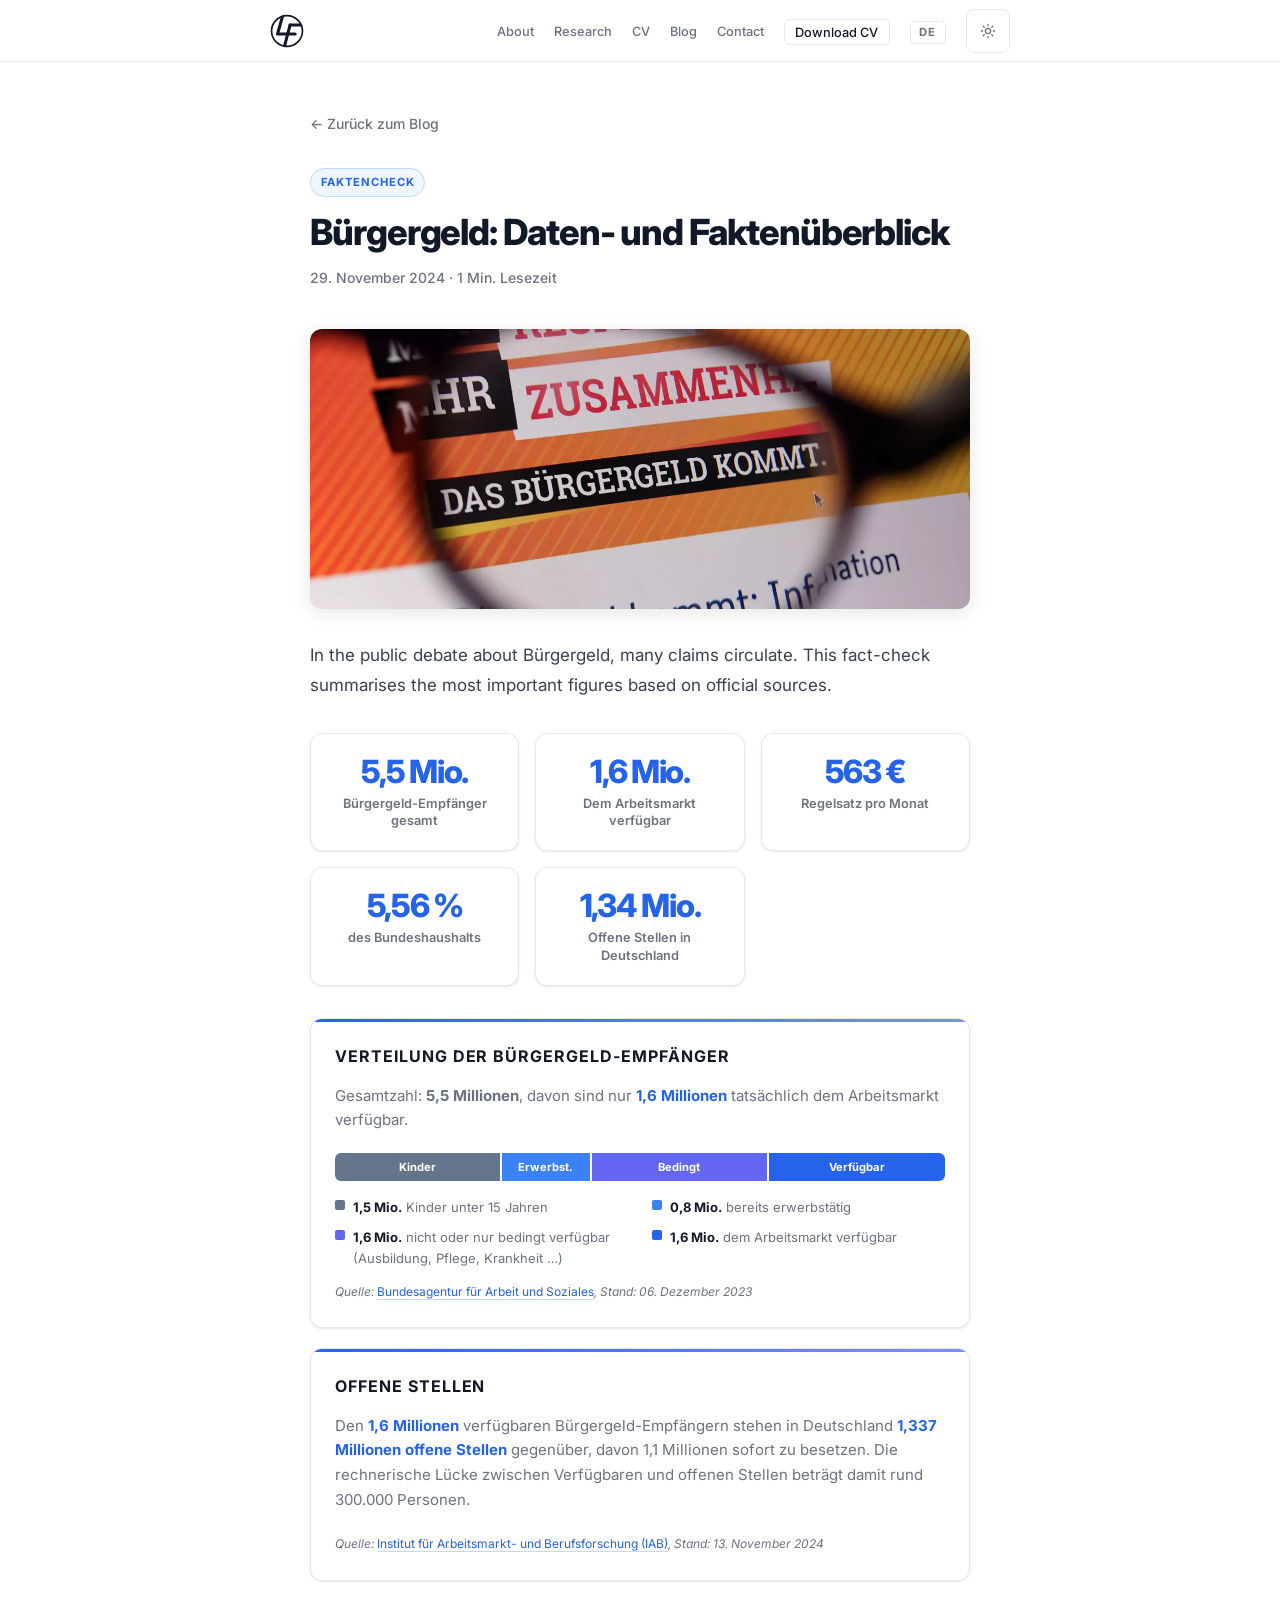
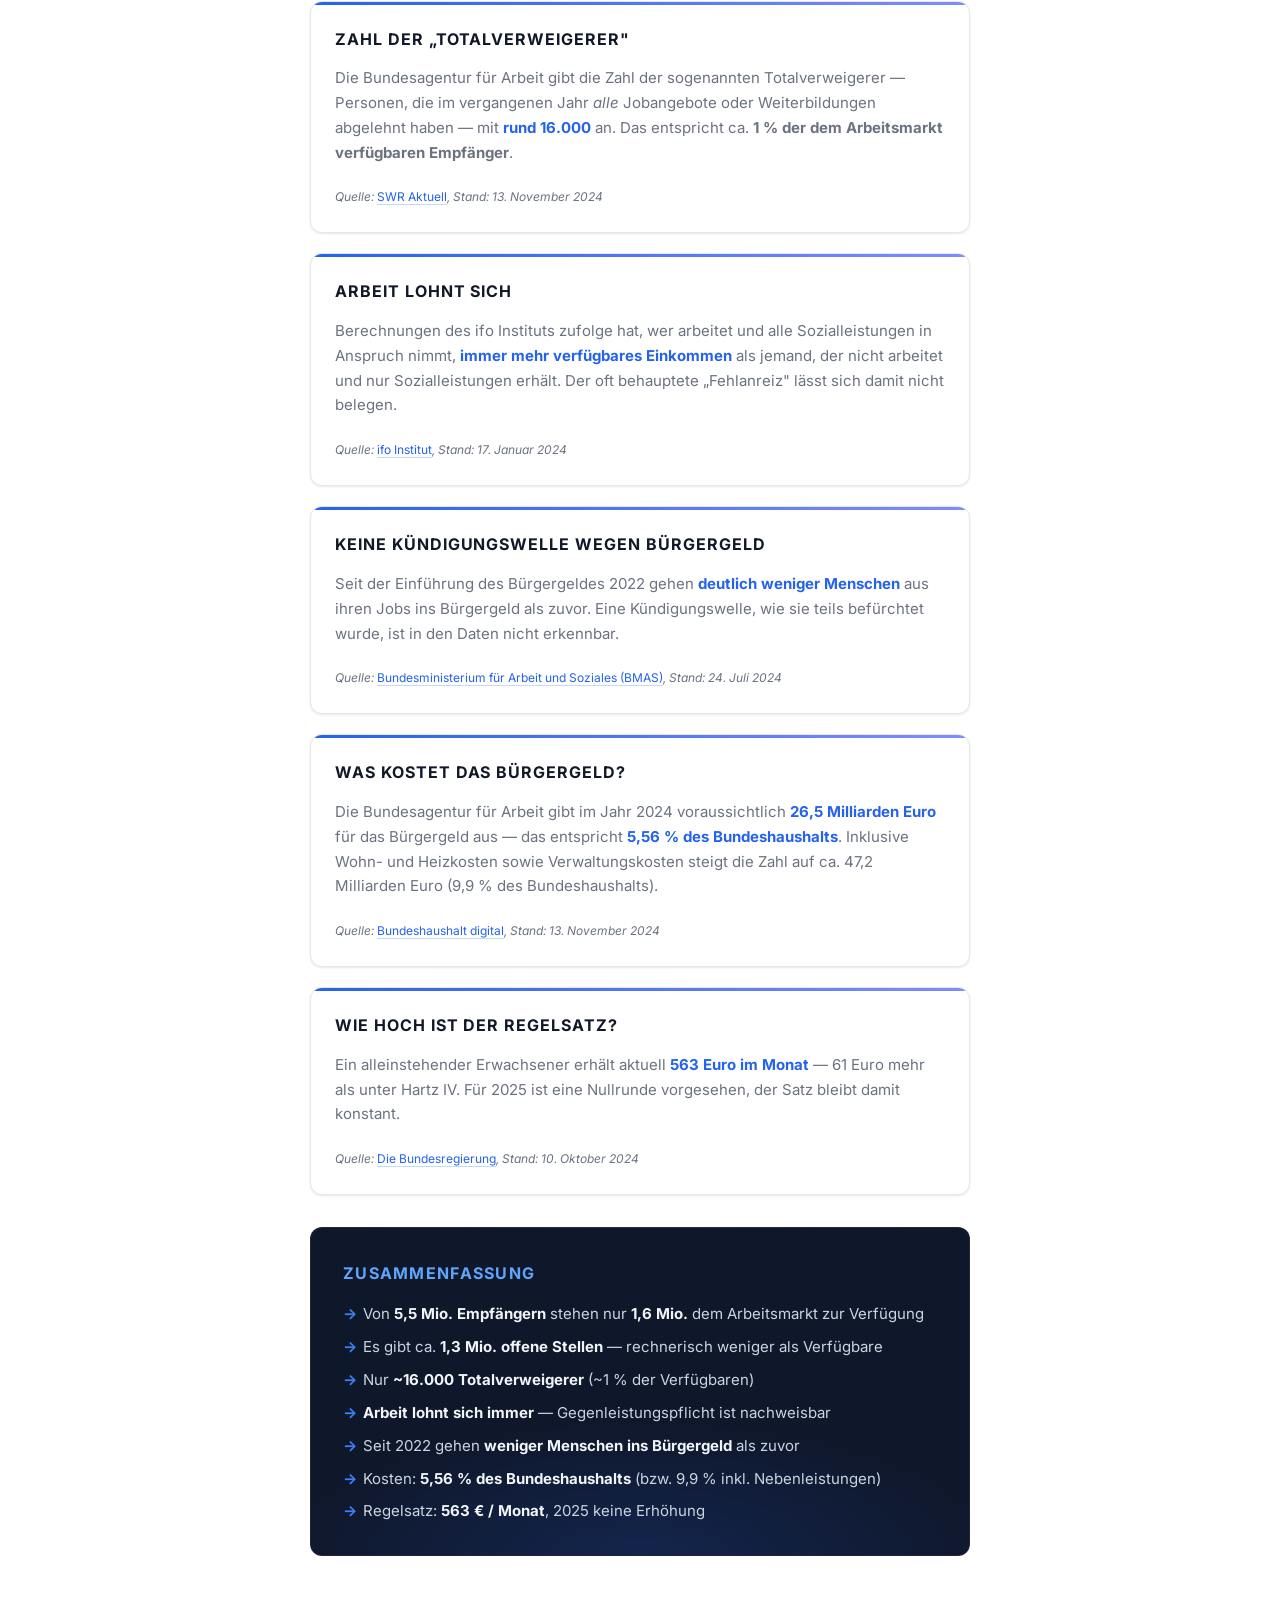
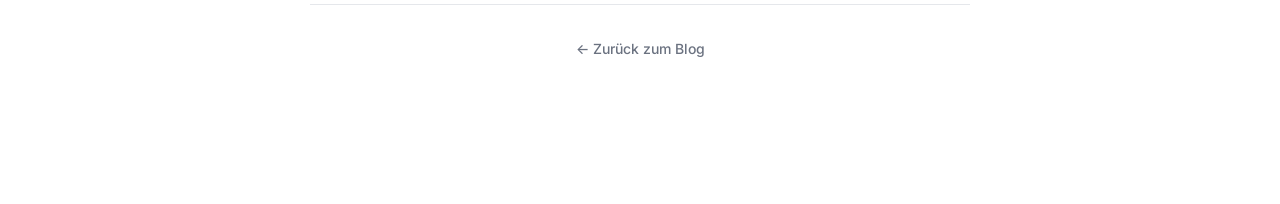
<file: blog/posts/buergergeld-faktencheck.html>
<!DOCTYPE html>
<html lang="de">
<head>
  <meta charset="UTF-8" />
  <meta name="viewport" content="width=device-width, initial-scale=1.0" />
  <title>Bürgergeld: Daten- und Faktenüberblick — Leonard Fredershausen</title>
  <meta name="description" content="Was stimmt beim Bürgergeld wirklich? Ein Überblick über die wichtigsten Kennzahlen." />
  <meta property="og:type" content="article" />
  <meta property="og:title" content="Bürgergeld: Daten- und Faktenüberblick" />
  <meta property="og:description" content="Was stimmt beim Bürgergeld wirklich? Ein Überblick über die wichtigsten Kennzahlen auf Basis offizieller Quellen." />
  <meta property="og:url" content="https://leonardfredershausen.github.io/blog/posts/buergergeld-faktencheck.html" />
  <meta name="twitter:card" content="summary" />
  <meta name="twitter:title" content="Bürgergeld: Daten- und Faktenüberblick" />
  <meta name="twitter:description" content="Was stimmt beim Bürgergeld wirklich? Ein Überblick über die wichtigsten Kennzahlen auf Basis offizieller Quellen." />
  <link rel="icon" type="image/svg+xml" href="../../favicon.svg" />
  <link rel="preconnect" href="https://fonts.googleapis.com" />
  <link rel="preconnect" href="https://fonts.gstatic.com" crossorigin />
  <link href="https://fonts.googleapis.com/css2?family=Inter:ital,opsz,wght@0,14..32,400;0,14..32,500;0,14..32,600;0,14..32,700;0,14..32,800&display=swap" rel="stylesheet" />
  <link rel="stylesheet" href="../../style.css" />
  <link rel="stylesheet" href="../../post.css" />
  <style>
    /* ── STAT CARDS ── */
    .stat-grid {
      display: grid;
      grid-template-columns: repeat(auto-fit, minmax(160px, 1fr));
      gap: 1rem;
      margin: 2rem 0;
    }

    .stat-card {
      background: var(--bg);
      border: 1px solid var(--border);
      border-radius: 12px;
      padding: 1.25rem 1rem;
      text-align: center;
      box-shadow: var(--shadow-sm);
      transition: box-shadow 0.2s, transform 0.2s;
    }

    .stat-card:hover { box-shadow: var(--shadow-md); transform: translateY(-2px); }

    .stat-card .stat-number {
      font-size: 2rem;
      font-weight: 800;
      letter-spacing: -0.04em;
      color: var(--accent);
      line-height: 1.1;
      margin-bottom: 0.35rem;
    }

    .stat-card .stat-label {
      font-size: 0.8rem;
      font-weight: 600;
      color: var(--muted);
      line-height: 1.4;
    }

    /* ── FACT SECTIONS ── */
    .fact-section {
      border: 1px solid var(--border);
      border-radius: 12px;
      padding: 1.5rem;
      margin-bottom: 1.25rem;
      background: var(--bg);
      box-shadow: var(--shadow-sm);
      position: relative;
      overflow: hidden;
    }

    .fact-section::before {
      content: '';
      position: absolute;
      top: 0; left: 0; right: 0;
      height: 3px;
      background: linear-gradient(90deg, var(--accent), #818cf8);
    }

    .fact-section h2 {
      font-size: 1rem;
      font-weight: 700;
      letter-spacing: 0.06em;
      text-transform: uppercase;
      color: var(--text);
      margin-bottom: 0.9rem;
    }

    .fact-section p {
      font-size: 0.9375rem;
      color: var(--muted);
      line-height: 1.65;
      margin-bottom: 0.6rem;
    }

    .fact-section p:last-child { margin-bottom: 0; }

    .highlight { color: var(--accent); font-weight: 700; }

    .source {
      display: inline-block;
      margin-top: 0.75rem;
      font-size: 0.75rem;
      color: var(--muted-light);
      font-style: italic;
    }

    .source a {
      color: var(--accent);
      text-decoration: none;
      border-bottom: 1px solid var(--accent-border);
      transition: border-color 0.15s;
      font-style: normal;
    }

    .source a:hover { border-color: var(--accent); }

    /* ── DISTRIBUTION BAR ── */
    .dist-bar {
      display: flex;
      height: 28px;
      border-radius: 6px;
      overflow: hidden;
      margin: 1.25rem 0 1rem;
      gap: 2px;
    }

    .dist-segment {
      display: flex;
      align-items: center;
      justify-content: center;
      font-size: 0.7rem;
      font-weight: 700;
      color: #fff;
      transition: opacity 0.15s;
      white-space: nowrap;
      overflow: hidden;
    }

    .dist-segment:hover { opacity: 0.85; }
    .seg-kinder    { background: #64748b; flex: 1.5; }
    .seg-erwerb    { background: #3b82f6; flex: 0.8; }
    .seg-bedingt   { background: #6366f1; flex: 1.6; }
    .seg-verfuegbar{ background: #2563eb; flex: 1.6; }

    .dist-legend {
      display: grid;
      grid-template-columns: 1fr 1fr;
      gap: 0.5rem 1.5rem;
      margin-top: 0.5rem;
    }

    .legend-item {
      display: flex;
      align-items: flex-start;
      gap: 0.5rem;
      font-size: 0.8125rem;
      color: var(--muted);
    }

    .legend-dot {
      width: 10px;
      height: 10px;
      border-radius: 2px;
      flex-shrink: 0;
      margin-top: 3px;
    }

    .legend-item strong { color: var(--text); }

    /* ── SUMMARY BOX ── */
    .summary-box {
      background: var(--hero-bg);
      background-image: radial-gradient(ellipse 80% 60% at 50% 100%, rgba(37,99,235,0.18) 0%, transparent 70%);
      border-radius: 12px;
      padding: 2rem;
      margin-top: 2rem;
      border: 1px solid rgba(255,255,255,0.06);
    }

    .summary-box h2 {
      font-size: 1rem;
      font-weight: 700;
      letter-spacing: 0.08em;
      text-transform: uppercase;
      color: #60a5fa;
      margin-bottom: 1rem;
    }

    .summary-box ul {
      list-style: none;
      display: flex;
      flex-direction: column;
      gap: 0.6rem;
    }

    .summary-box li {
      font-size: 0.9375rem;
      color: #cbd5e1;
      padding-left: 1.25rem;
      position: relative;
      line-height: 1.55;
    }

    .summary-box li::before {
      content: '→';
      position: absolute;
      left: 0;
      color: #3b82f6;
      font-weight: 700;
    }

    .summary-box li strong { color: #f1f5f9; }

    @media (max-width: 500px) {
      .dist-legend { grid-template-columns: 1fr; }
      .stat-grid { grid-template-columns: 1fr 1fr; }
    }
  </style>
</head>
<body>
<a class="skip-link" href="#main-content">Skip to main content</a>

<div class="reading-progress" id="readingProgress"></div>

<nav>
  <div class="nav-inner">
    <a class="logo" href="../../index.html" aria-label="Leonard Fredershausen — Home"><svg width="34" height="34" viewBox="0 0 200 200" xmlns="http://www.w3.org/2000/svg" aria-hidden="true"><defs><clipPath id="nc"><circle cx="100" cy="100" r="95"/></clipPath></defs><circle cx="100" cy="100" r="91" fill="none" stroke="currentColor" stroke-width="10"/><g clip-path="url(#nc)" fill="none" stroke="currentColor" stroke-width="18" stroke-linecap="round" stroke-linejoin="round"><polyline points="74,13 44,118 104,118"/><line x1="118" y1="65" x2="85" y2="190"/><line x1="118" y1="65" x2="184" y2="65"/><line x1="104" y1="118" x2="148" y2="118"/></g></svg></a>
    <ul>
      <li><a href="../../index.html#about">About</a></li>
      <li><a href="../../index.html#research">Research</a></li>
      
      <li><a href="../../index.html#cv">CV</a></li>
      <li><a href="../../blog/index.html">Blog</a></li>
      <li><a href="../../index.html#contact">Contact</a></li>
      <li><a class="nav-cv-btn" href="../../Leonard_Fredershausen_CV.pdf" download>Download CV</a></li>
      <li><button class="lang-toggle" id="langToggle" aria-label="Switch language">EN</button></li>
      <li><button class="theme-toggle" id="themeToggle" aria-label="Toggle dark mode">
        <svg class="icon-sun" xmlns="http://www.w3.org/2000/svg" width="16" height="16" viewBox="0 0 24 24" fill="none" stroke="currentColor" stroke-width="2" stroke-linecap="round" stroke-linejoin="round"><circle cx="12" cy="12" r="4"/><path d="M12 2v2M12 20v2M4.93 4.93l1.41 1.41M17.66 17.66l1.41 1.41M2 12h2M20 12h2M4.93 19.07l1.41-1.41M17.66 6.34l1.41-1.41"/></svg>
        <svg class="icon-moon" xmlns="http://www.w3.org/2000/svg" width="16" height="16" viewBox="0 0 24 24" fill="none" stroke="currentColor" stroke-width="2" stroke-linecap="round" stroke-linejoin="round"><path d="M21 12.79A9 9 0 1 1 11.21 3 7 7 0 0 0 21 12.79z"/></svg>
      </button></li>
    </ul>
    <button class="nav-toggle" id="navToggle" aria-label="Toggle menu" aria-expanded="false">
      <svg class="icon-ham" width="20" height="20" viewBox="0 0 20 20" fill="none" xmlns="http://www.w3.org/2000/svg"><line x1="2" y1="5" x2="18" y2="5" stroke="currentColor" stroke-width="2" stroke-linecap="round"/><line x1="2" y1="10" x2="18" y2="10" stroke="currentColor" stroke-width="2" stroke-linecap="round"/><line x1="2" y1="15" x2="18" y2="15" stroke="currentColor" stroke-width="2" stroke-linecap="round"/></svg>
      <svg class="icon-x" width="20" height="20" viewBox="0 0 20 20" fill="none" xmlns="http://www.w3.org/2000/svg"><line x1="3" y1="3" x2="17" y2="17" stroke="currentColor" stroke-width="2" stroke-linecap="round"/><line x1="17" y1="3" x2="3" y2="17" stroke="currentColor" stroke-width="2" stroke-linecap="round"/></svg>
    </button>
  </div>
</nav>

<main id="main-content">
<article class="post-layout">
  <div class="post-inner">

    <a class="post-back" href="../../blog/index.html">← Zurück zum Blog</a>

    <header class="post-header">
      <div class="post-tag-chip">Faktencheck</div>
      <h1 class="post-title">Bürgergeld: Daten- und Faktenüberblick</h1>
      <p class="post-meta">29. November 2024 · <span id="reading-time">4 Min. Lesezeit</span></p>
    </header>

    <img src="13715472_online-rechner-so-hoch-faellt-das-neue-buergergeld-aus_shift-644x362-1288w_1CIQkF_Nf7C0t.webp" alt="Bürgergeld" class="post-hero-img">


    <div class="toc-box" id="toc"></div>

    <div class="post-body">
      <p data-en="In the public debate about Bürgergeld, many claims circulate. This fact-check summarises the most important figures based on official sources." data-de="In der öffentlichen Debatte über das Bürgergeld kursieren viele Behauptungen. Dieser Faktencheck fasst die wichtigsten Kennzahlen auf Basis offizieller Quellen zusammen.">
        In der öffentlichen Debatte über das Bürgergeld kursieren viele Behauptungen.
        Dieser Faktencheck fasst die wichtigsten Kennzahlen auf Basis offizieller
        Quellen zusammen.
      </p>
    </div>

    <!-- KEY STATS -->
    <div class="stat-grid">
      <div class="stat-card">
        <div class="stat-number">5,5 Mio.</div>
        <div class="stat-label">Bürgergeld-Empfänger gesamt</div>
      </div>
      <div class="stat-card">
        <div class="stat-number">1,6 Mio.</div>
        <div class="stat-label">Dem Arbeitsmarkt verfügbar</div>
      </div>
      <div class="stat-card">
        <div class="stat-number">563 €</div>
        <div class="stat-label">Regelsatz pro Monat</div>
      </div>
      <div class="stat-card">
        <div class="stat-number">5,56 %</div>
        <div class="stat-label">des Bundeshaushalts</div>
      </div>
      <div class="stat-card">
        <div class="stat-number">1,34 Mio.</div>
        <div class="stat-label">Offene Stellen in Deutschland</div>
      </div>
    </div>

    <!-- VERTEILUNG -->
    <div class="fact-section">
      <h2>Verteilung der Bürgergeld-Empfänger</h2>
      <p>Gesamtzahl: <strong>5,5 Millionen</strong>, davon sind nur <span class="highlight">1,6 Millionen</span> tatsächlich dem Arbeitsmarkt verfügbar.</p>

      <div class="dist-bar">
        <div class="dist-segment seg-kinder">Kinder</div>
        <div class="dist-segment seg-erwerb">Erwerbst.</div>
        <div class="dist-segment seg-bedingt">Bedingt</div>
        <div class="dist-segment seg-verfuegbar">Verfügbar</div>
      </div>

      <div class="dist-legend">
        <div class="legend-item">
          <div class="legend-dot" style="background:#64748b"></div>
          <span><strong>1,5 Mio.</strong> Kinder unter 15 Jahren</span>
        </div>
        <div class="legend-item">
          <div class="legend-dot" style="background:#3b82f6"></div>
          <span><strong>0,8 Mio.</strong> bereits erwerbstätig</span>
        </div>
        <div class="legend-item">
          <div class="legend-dot" style="background:#6366f1"></div>
          <span><strong>1,6 Mio.</strong> nicht oder nur bedingt verfügbar (Ausbildung, Pflege, Krankheit …)</span>
        </div>
        <div class="legend-item">
          <div class="legend-dot" style="background:#2563eb"></div>
          <span><strong>1,6 Mio.</strong> dem Arbeitsmarkt verfügbar</span>
        </div>
      </div>
      <span class="source">Quelle: <a href="https://www.bmas.de/DE/Arbeit/Grundsicherung-Buergergeld/grundsicherung-buergergeld.html" target="_blank" rel="noopener">Bundesagentur für Arbeit und Soziales</a>, Stand: 06. Dezember 2023</span>
    </div>

    <!-- OFFENE STELLEN -->
    <div class="fact-section">
      <h2>Offene Stellen</h2>
      <p>
        Den <span class="highlight">1,6 Millionen</span> verfügbaren Bürgergeld-Empfängern stehen in Deutschland
        <span class="highlight">1,337 Millionen offene Stellen</span> gegenüber, davon 1,1 Millionen sofort zu besetzen.
        Die rechnerische Lücke zwischen Verfügbaren und offenen Stellen beträgt damit rund 300.000 Personen.
      </p>
      <span class="source">Quelle: <a href="https://iab.de/das-iab/befragungen/iab-stellenerhebung/aktuelle-ergebnisse/" target="_blank" rel="noopener">Institut für Arbeitsmarkt- und Berufsforschung (IAB)</a>, Stand: 13. November 2024</span>
    </div>

    <!-- TOTALVERWEIGERER -->
    <div class="fact-section">
      <h2>Zahl der „Totalverweigerer"</h2>
      <p>
        Die Bundesagentur für Arbeit gibt die Zahl der sogenannten Totalverweigerer — Personen,
        die im vergangenen Jahr <em>alle</em> Jobangebote oder Weiterbildungen abgelehnt haben —
        mit <span class="highlight">rund 16.000</span> an. Das entspricht ca. <strong>1 % der dem Arbeitsmarkt
        verfügbaren Empfänger</strong>.
      </p>
      <span class="source">Quelle: <a href="https://www.swr.de/swraktuell/baden-wuerttemberg/streit-buergergeld-streichen-totalverweigerer-bw-100.html" target="_blank" rel="noopener">SWR Aktuell</a>, Stand: 13. November 2024</span>
    </div>

    <!-- ARBEIT LOHNT SICH -->
    <div class="fact-section">
      <h2>Arbeit lohnt sich</h2>
      <p>
        Berechnungen des ifo Instituts zufolge hat, wer arbeitet und alle Sozialleistungen
        in Anspruch nimmt, <span class="highlight">immer mehr verfügbares Einkommen</span> als jemand,
        der nicht arbeitet und nur Sozialleistungen erhält. Der oft behauptete „Fehlanreiz"
        lässt sich damit nicht belegen.
      </p>
      <span class="source">Quelle: <a href="https://www.ifo.de/pressemitteilung/2024-01-17/arbeit-fuehrt-deutschland-immer-zu-hoeheren-einkommen-als-nichtstun" target="_blank" rel="noopener">ifo Institut</a>, Stand: 17. Januar 2024</span>
    </div>

    <!-- KEINE KÜNDIGUNGSWELLE -->
    <div class="fact-section">
      <h2>Keine Kündigungswelle wegen Bürgergeld</h2>
      <p>
        Seit der Einführung des Bürgergeldes 2022 gehen <span class="highlight">deutlich weniger Menschen</span> aus
        ihren Jobs ins Bürgergeld als zuvor. Eine Kündigungswelle, wie sie teils befürchtet
        wurde, ist in den Daten nicht erkennbar.
      </p>
      <span class="source">Quelle: <a href="https://www.bmas.de/DE/Arbeit/Grundsicherung-Buergergeld/grundsicherung-buergergeld.html" target="_blank" rel="noopener">Bundesministerium für Arbeit und Soziales (BMAS)</a>, Stand: 24. Juli 2024</span>
    </div>

    <!-- KOSTEN -->
    <div class="fact-section">
      <h2>Was kostet das Bürgergeld?</h2>
      <p>
        Die Bundesagentur für Arbeit gibt im Jahr 2024 voraussichtlich
        <span class="highlight">26,5 Milliarden Euro</span> für das Bürgergeld aus —
        das entspricht <span class="highlight">5,56 % des Bundeshaushalts</span>.
        Inklusive Wohn- und Heizkosten sowie Verwaltungskosten steigt die Zahl auf
        ca. 47,2 Milliarden Euro (9,9 % des Bundeshaushalts).
      </p>
      <span class="source">Quelle: <a href="https://www.bundeshaushalt.de/DE/Bundeshaushalt-digital/bundeshaushalt-digital.html" target="_blank" rel="noopener">Bundeshaushalt digital</a>, Stand: 13. November 2024</span>
    </div>

    <!-- WIE HOCH -->
    <div class="fact-section">
      <h2>Wie hoch ist der Regelsatz?</h2>
      <p>
        Ein alleinstehender Erwachsener erhält aktuell <span class="highlight">563 Euro im Monat</span> —
        61 Euro mehr als unter Hartz IV. Für 2025 ist eine Nullrunde vorgesehen,
        der Satz bleibt damit konstant.
      </p>
      <span class="source">Quelle: <a href="https://www.bundesregierung.de/breg-de/aktuelles/faq-zum-buergergeld-2149774" target="_blank" rel="noopener">Die Bundesregierung</a>, Stand: 10. Oktober 2024</span>
    </div>

    <!-- ZUSAMMENFASSUNG -->
    <div class="summary-box">
      <h2>Zusammenfassung</h2>
      <ul>
        <li>Von <strong>5,5 Mio. Empfängern</strong> stehen nur <strong>1,6 Mio.</strong> dem Arbeitsmarkt zur Verfügung</li>
        <li>Es gibt ca. <strong>1,3 Mio. offene Stellen</strong> — rechnerisch weniger als Verfügbare</li>
        <li>Nur <strong>~16.000 Totalverweigerer</strong> (~1 % der Verfügbaren)</li>
        <li><strong>Arbeit lohnt sich immer</strong> — Gegenleistungspflicht ist nachweisbar</li>
        <li>Seit 2022 gehen <strong>weniger Menschen ins Bürgergeld</strong> als zuvor</li>
        <li>Kosten: <strong>5,56 % des Bundeshaushalts</strong> (bzw. 9,9 % inkl. Nebenleistungen)</li>
        <li>Regelsatz: <strong>563 € / Monat</strong>, 2025 keine Erhöhung</li>
      </ul>
    </div>

    <footer class="post-footer">
      <a class="post-back" href="../../blog/index.html">← Zurück zum Blog</a>
    </footer>

  </div>
</article>
</main>

<button class="scroll-top" id="scrollTop" aria-label="Scroll to top">
  <svg xmlns="http://www.w3.org/2000/svg" width="18" height="18" viewBox="0 0 24 24" fill="none" stroke="currentColor" stroke-width="2.5" stroke-linecap="round" stroke-linejoin="round"><path d="M18 15l-6-6-6 6"/></svg>
</button>

<script>
  const nav = document.querySelector('nav');
  nav.classList.add('scrolled');
  function updateNav() { }
  window.addEventListener('scroll', updateNav, { passive: true });
  updateNav();

  const themeToggle = document.getElementById('themeToggle');
  function applyTheme(dark) {
    document.documentElement.setAttribute('data-theme', dark ? 'dark' : '');
  }
  applyTheme(localStorage.getItem('theme') === 'dark');
  themeToggle.addEventListener('click', () => {
    const next = document.documentElement.getAttribute('data-theme') !== 'dark';
    applyTheme(next);
    localStorage.setItem('theme', next ? 'dark' : 'light');
  });

  // Auto reading time
  (function() {
    const body = document.querySelector('.post-body');
    if (!body) return;
    const words = body.innerText.trim().split(/\s+/).length;
    const mins = Math.max(1, Math.round(words / 200));
    const el = document.getElementById('reading-time');
    if (el) el.textContent = mins + ' Min. Lesezeit';
  })();

  // Scroll to top button
  const scrollTopBtn = document.getElementById('scrollTop');
  window.addEventListener('scroll', () => {
    scrollTopBtn.classList.toggle('visible', window.scrollY > 400);
  }, { passive: true });
  scrollTopBtn.addEventListener('click', () => window.scrollTo({ top: 0, behavior: 'smooth' }));

  const progressBar = document.getElementById('readingProgress');
  const article = document.querySelector('article');
  function updateProgress() {
    const articleTop = article.getBoundingClientRect().top + window.scrollY;
    const viewable = article.scrollHeight - window.innerHeight;
    const pct = viewable > 0 ? Math.min(100, Math.max(0, ((window.scrollY - articleTop) / viewable) * 100)) : 100;
    progressBar.style.width = pct + '%';
  }
  window.addEventListener('scroll', updateProgress, { passive: true });
  updateProgress();

  // Hamburger menu
  const navToggle = document.getElementById('navToggle');
  const navUl = document.querySelector('nav ul');
  if (navToggle) {
    navToggle.addEventListener('click', () => {
      const isOpen = navToggle.classList.toggle('open');
      navUl.classList.toggle('open');
      navToggle.setAttribute('aria-expanded', isOpen);
    });
    document.addEventListener('click', (e) => {
      if (!e.target.closest('nav')) {
        navToggle.classList.remove('open');
        navUl.classList.remove('open');
      }
    });
    navUl.querySelectorAll('a').forEach(a => a.addEventListener('click', () => {
      navToggle.classList.remove('open');
      navUl.classList.remove('open');
    }));
  }

  // Language toggle
  const langToggle = document.getElementById('langToggle');
  if (langToggle) {
    let currentLang = localStorage.getItem('lang') || 'en';
    function applyLangBlog(lang) {
      currentLang = lang;
      langToggle.textContent = lang === 'en' ? 'DE' : 'EN';
      document.querySelectorAll('[data-en]').forEach(el => {
        el.innerHTML = lang === 'en' ? el.dataset.en : el.dataset.de;
      });
      localStorage.setItem('lang', lang);
    }
    applyLangBlog(currentLang);
    langToggle.addEventListener('click', () => applyLangBlog(currentLang === 'en' ? 'de' : 'en'));
  }

  // Table of contents
  (function() {
    const toc = document.getElementById('toc');
    if (!toc) return;
    const headings = document.querySelectorAll('.post-body h2');
    if (headings.length < 2) { toc.remove(); return; }
    headings.forEach((h, i) => { if (!h.id) h.id = 'section-' + i; });
    const label = document.createElement('span');
    label.className = 'toc-label';
    label.setAttribute('data-en', 'In this article');
    label.setAttribute('data-de', 'In diesem Artikel');
    label.textContent = 'In this article';
    toc.appendChild(label);
    const ol = document.createElement('ol');
    headings.forEach(h => {
      const li = document.createElement('li');
      const a = document.createElement('a');
      a.href = '#' + h.id;
      a.textContent = h.textContent;
      a.addEventListener('click', e => {
        e.preventDefault();
        h.scrollIntoView({ behavior: 'smooth', block: 'start' });
      });
      li.appendChild(a);
      ol.appendChild(li);
    });
    toc.appendChild(ol);
    // Highlight active section
    const links = ol.querySelectorAll('a');
    const obs = new IntersectionObserver(entries => {
      entries.forEach(entry => {
        if (entry.isIntersecting) {
          links.forEach(l => l.classList.remove('toc-active'));
          const active = ol.querySelector('a[href="#' + entry.target.id + '"]');
          if (active) active.classList.add('toc-active');
        }
      });
    }, { rootMargin: '-20% 0px -70% 0px' });
    headings.forEach(h => obs.observe(h));
  })();

</script>
</body>
</html>
</file>
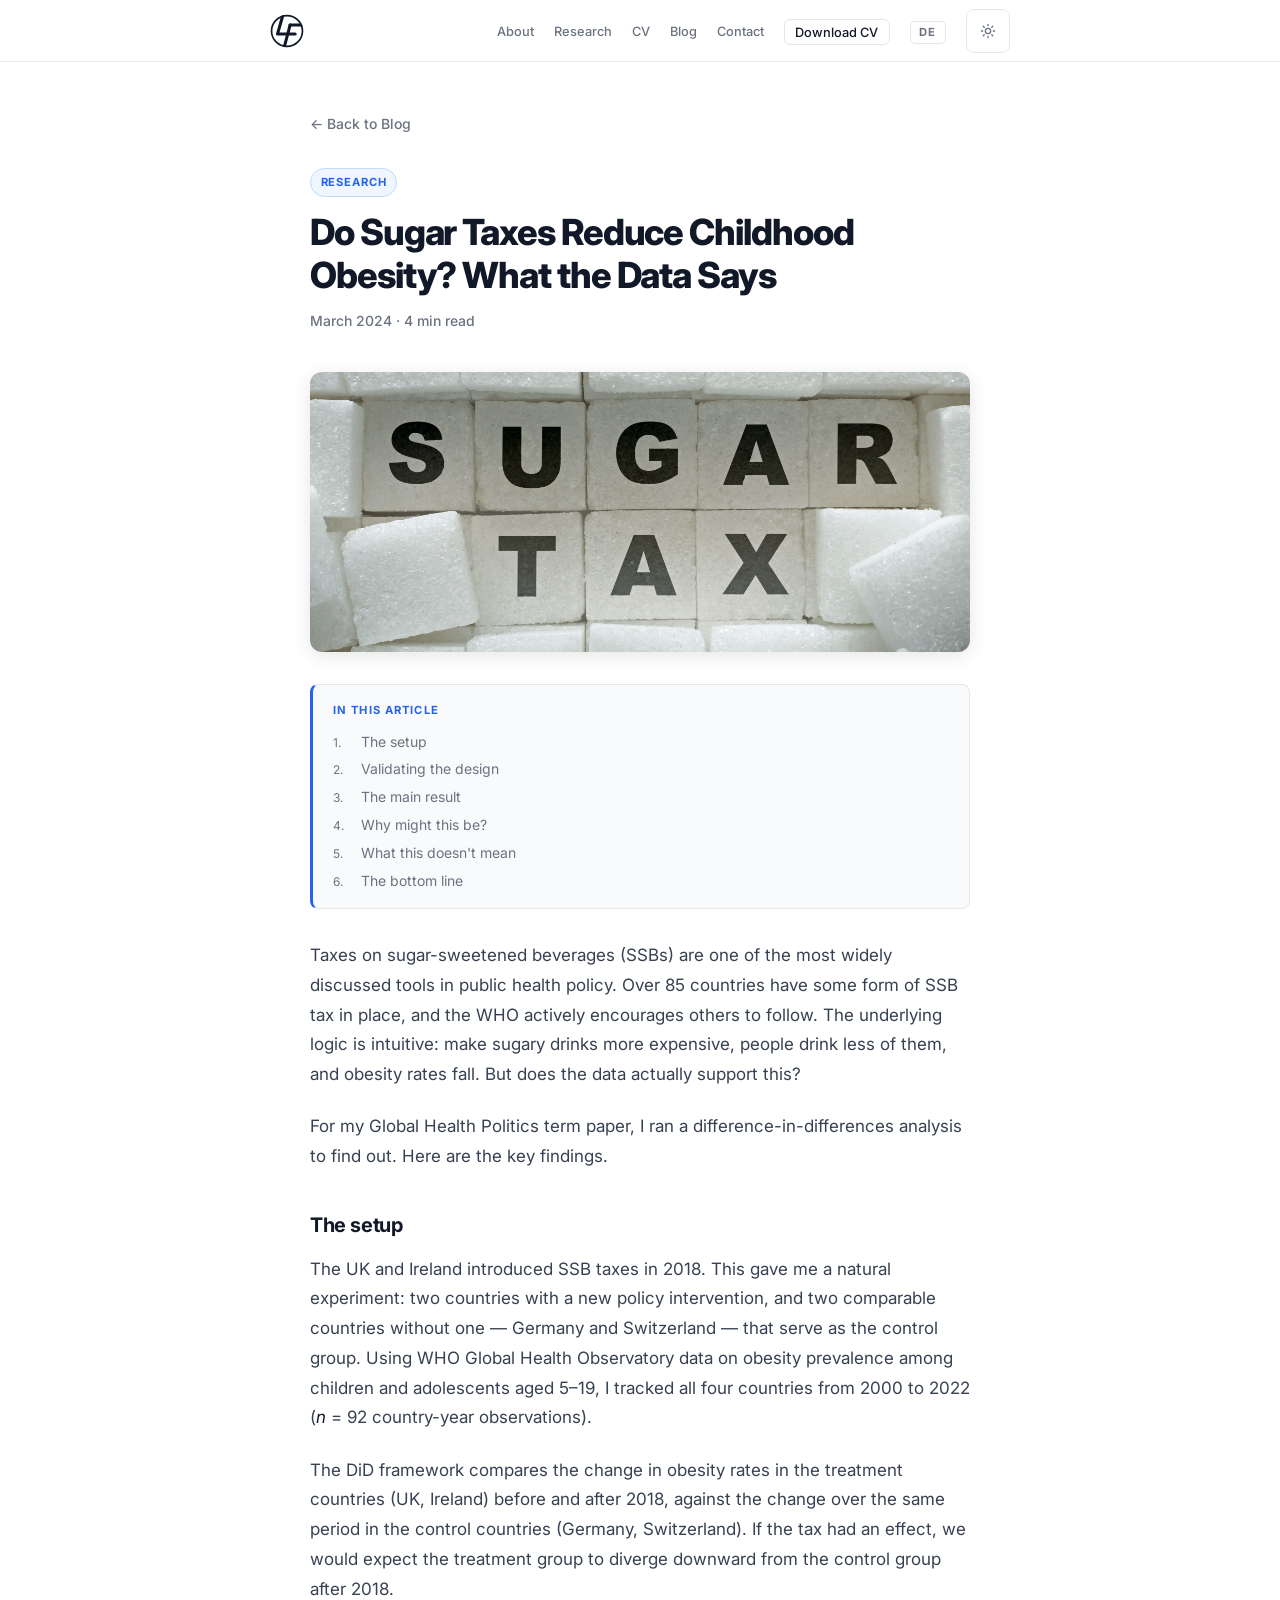
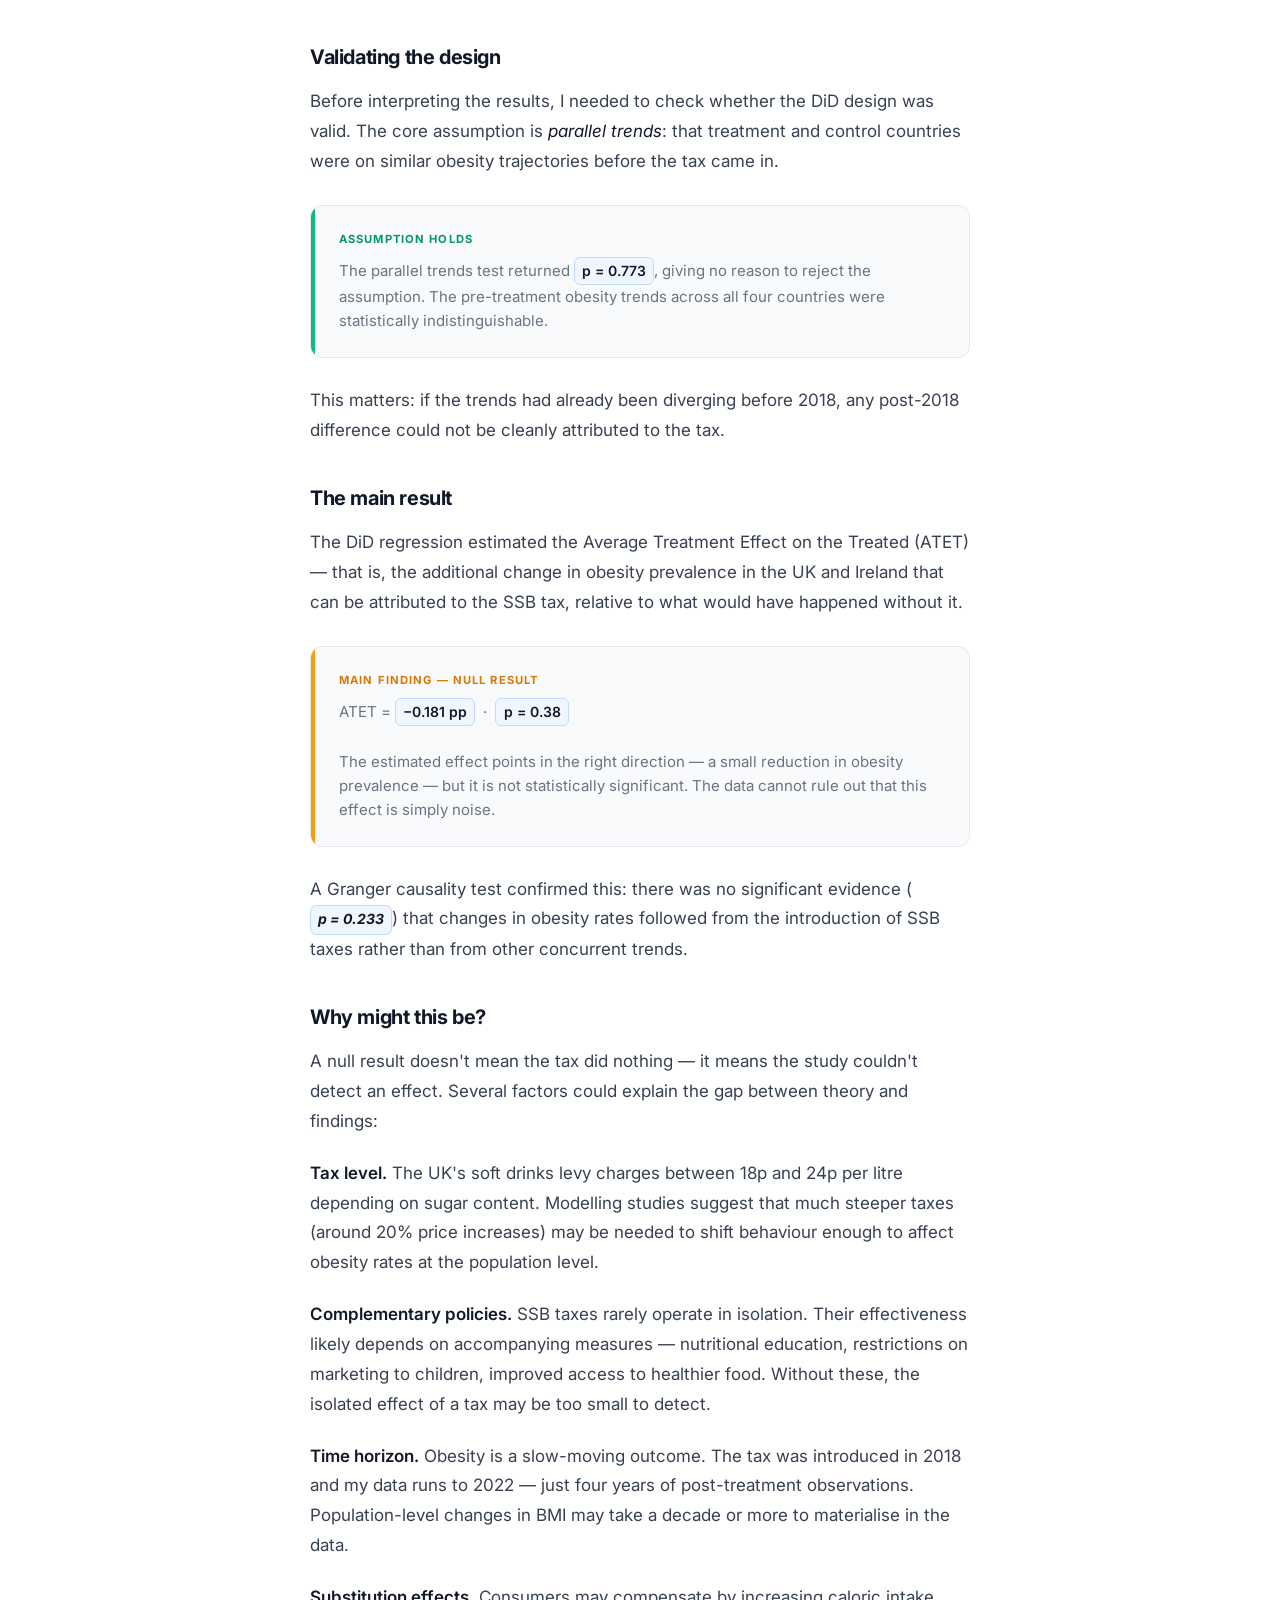
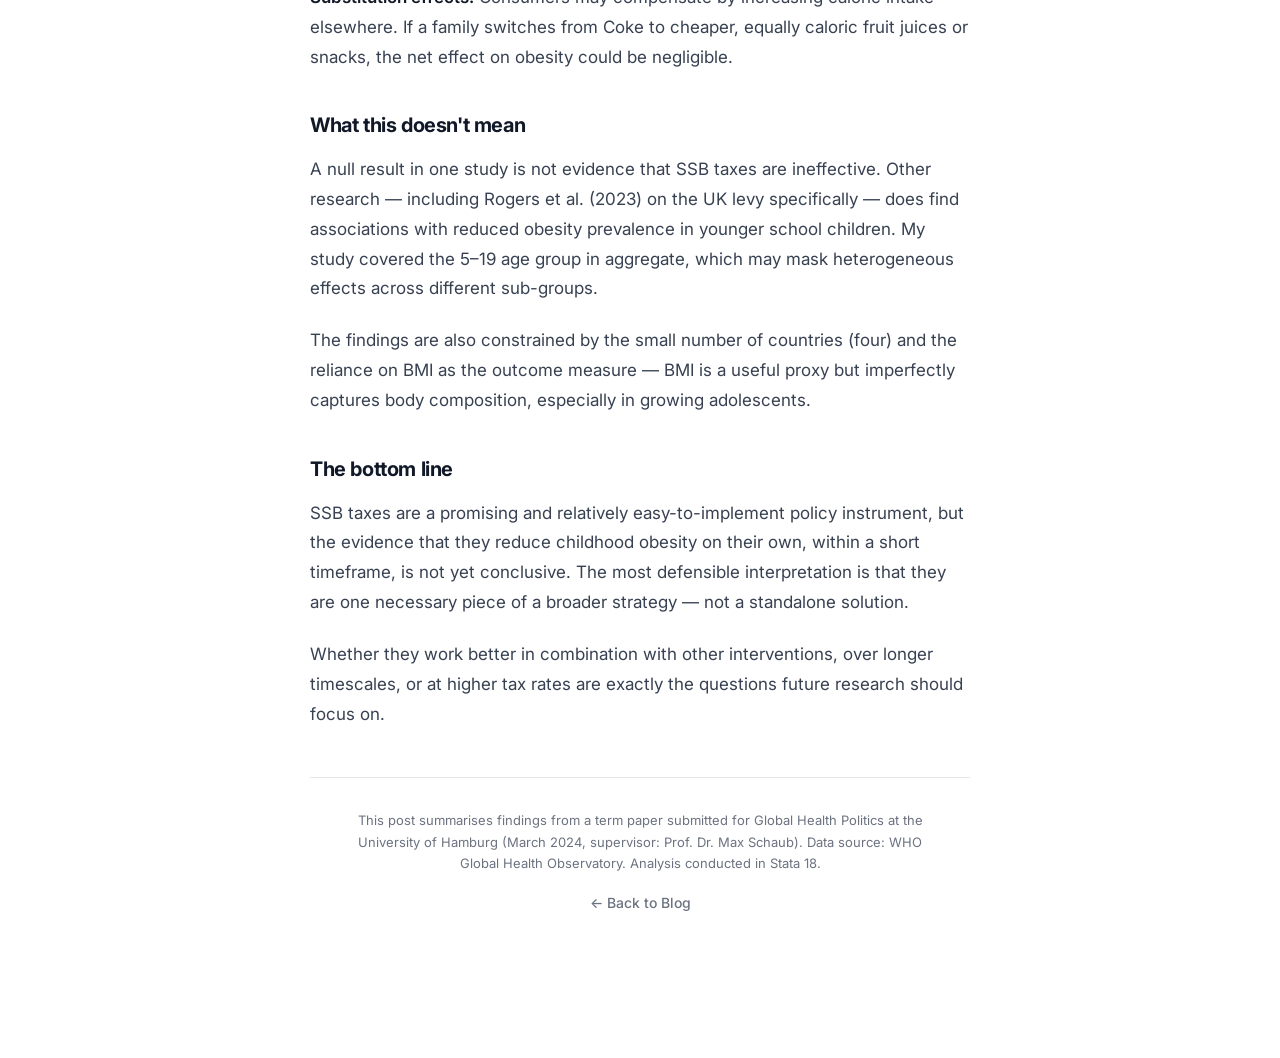
<file: blog/posts/ssb-tax-obesity-findings.html>
<!DOCTYPE html>
<html lang="en">
<head>
  <meta charset="UTF-8" />
  <meta name="viewport" content="width=device-width, initial-scale=1.0" />
  <title>Do Sugar Taxes Reduce Childhood Obesity? What the Data Says — Leonard Fredershausen</title>
  <meta name="description" content="Key findings from a difference-in-differences study on SSB taxes and childhood obesity in the UK, Ireland, Germany, and Switzerland." />
  <meta property="og:type" content="article" />
  <meta property="og:title" content="Do Sugar Taxes Reduce Childhood Obesity? What the Data Says" />
  <meta property="og:description" content="Key findings from a difference-in-differences study on SSB taxes and childhood obesity in the UK, Ireland, Germany, and Switzerland." />
  <meta property="og:url" content="https://leonardfredershausen.github.io/blog/posts/ssb-tax-obesity-findings.html" />
  <meta name="twitter:card" content="summary" />
  <meta name="twitter:title" content="Do Sugar Taxes Reduce Childhood Obesity? What the Data Says" />
  <meta name="twitter:description" content="Key findings from a difference-in-differences study on SSB taxes and childhood obesity in the UK, Ireland, Germany, and Switzerland." />
  <link rel="icon" type="image/svg+xml" href="../../favicon.svg" />
  <link rel="preconnect" href="https://fonts.googleapis.com" />
  <link rel="preconnect" href="https://fonts.gstatic.com" crossorigin />
  <link href="https://fonts.googleapis.com/css2?family=Inter:ital,opsz,wght@0,14..32,400;0,14..32,500;0,14..32,600;0,14..32,700;0,14..32,800&display=swap" rel="stylesheet" />
  <link rel="stylesheet" href="../../style.css" />
  <link rel="stylesheet" href="../../post.css" />
  <style>
    .result-box {
      border: 1px solid var(--border);
      border-radius: 12px;
      padding: 1.5rem 1.75rem;
      margin: 1.75rem 0;
      background: var(--bg-subtle);
      position: relative;
      overflow: hidden;
    }
    .result-box::before {
      content: '';
      position: absolute;
      top: 0; left: 0; bottom: 0;
      width: 4px;
    }
    .result-box.null::before { background: #f59e0b; }
    .result-box.valid::before { background: #10b981; }
    .result-box-label {
      font-size: 0.7rem;
      font-weight: 700;
      letter-spacing: 0.1em;
      text-transform: uppercase;
      margin-bottom: 0.5rem;
    }
    .result-box.null .result-box-label { color: #d97706; }
    .result-box.valid .result-box-label { color: #059669; }
    .result-box p {
      font-size: 0.9375rem;
      color: var(--muted);
      margin: 0;
      line-height: 1.6;
    }
    .result-box strong { color: var(--text); }
    .stat-inline {
      display: inline-block;
      background: var(--accent-bg);
      color: var(--accent);
      border: 1px solid var(--accent-border);
      border-radius: 6px;
      padding: 0.1rem 0.45rem;
      font-size: 0.875rem;
      font-weight: 700;
      font-style: normal;
    }
  </style>
</head>
<body>
<a class="skip-link" href="#main-content">Skip to main content</a>

<div class="reading-progress" id="readingProgress"></div>

<nav>
  <div class="nav-inner">
    <a class="logo" href="../../index.html" aria-label="Leonard Fredershausen — Home"><svg width="34" height="34" viewBox="0 0 200 200" xmlns="http://www.w3.org/2000/svg" aria-hidden="true"><defs><clipPath id="nc"><circle cx="100" cy="100" r="95"/></clipPath></defs><circle cx="100" cy="100" r="91" fill="none" stroke="currentColor" stroke-width="10"/><g clip-path="url(#nc)" fill="none" stroke="currentColor" stroke-width="18" stroke-linecap="round" stroke-linejoin="round"><polyline points="74,13 44,118 104,118"/><line x1="118" y1="65" x2="85" y2="190"/><line x1="118" y1="65" x2="184" y2="65"/><line x1="104" y1="118" x2="148" y2="118"/></g></svg></a>
    <ul>
      <li><a href="../../index.html#about">About</a></li>
      <li><a href="../../index.html#research">Research</a></li>
      
      
      <li><a href="../../index.html#cv">CV</a></li>
      <li><a href="../../blog/index.html">Blog</a></li>
      <li><a href="../../index.html#contact">Contact</a></li>
      <li><a class="nav-cv-btn" href="../../Leonard_Fredershausen_CV.pdf" download>Download CV</a></li>
      <li><button class="lang-toggle" id="langToggle" aria-label="Switch language">EN</button></li>
      <li><button class="theme-toggle" id="themeToggle" aria-label="Toggle dark mode">
        <svg class="icon-sun" xmlns="http://www.w3.org/2000/svg" width="16" height="16" viewBox="0 0 24 24" fill="none" stroke="currentColor" stroke-width="2" stroke-linecap="round" stroke-linejoin="round"><circle cx="12" cy="12" r="4"/><path d="M12 2v2M12 20v2M4.93 4.93l1.41 1.41M17.66 17.66l1.41 1.41M2 12h2M20 12h2M4.93 19.07l1.41-1.41M17.66 6.34l1.41-1.41"/></svg>
        <svg class="icon-moon" xmlns="http://www.w3.org/2000/svg" width="16" height="16" viewBox="0 0 24 24" fill="none" stroke="currentColor" stroke-width="2" stroke-linecap="round" stroke-linejoin="round"><path d="M21 12.79A9 9 0 1 1 11.21 3 7 7 0 0 0 21 12.79z"/></svg>
      </button></li>
    </ul>
    <button class="nav-toggle" id="navToggle" aria-label="Toggle menu" aria-expanded="false">
      <svg class="icon-ham" width="20" height="20" viewBox="0 0 20 20" fill="none" xmlns="http://www.w3.org/2000/svg"><line x1="2" y1="5" x2="18" y2="5" stroke="currentColor" stroke-width="2" stroke-linecap="round"/><line x1="2" y1="10" x2="18" y2="10" stroke="currentColor" stroke-width="2" stroke-linecap="round"/><line x1="2" y1="15" x2="18" y2="15" stroke="currentColor" stroke-width="2" stroke-linecap="round"/></svg>
      <svg class="icon-x" width="20" height="20" viewBox="0 0 20 20" fill="none" xmlns="http://www.w3.org/2000/svg"><line x1="3" y1="3" x2="17" y2="17" stroke="currentColor" stroke-width="2" stroke-linecap="round"/><line x1="17" y1="3" x2="3" y2="17" stroke="currentColor" stroke-width="2" stroke-linecap="round"/></svg>
    </button>
  </div>
</nav>

<main id="main-content">
<article class="post-layout">
  <div class="post-inner">

    <a class="post-back" href="../../blog/index.html">← Back to Blog</a>

    <header class="post-header">
      <div class="post-tag-chip">Research</div>
      <h1 class="post-title" data-en="Do Sugar Taxes Reduce Childhood Obesity? What the Data Says" data-de="Reduzieren Zuckersteuern Adipositas bei Kindern? Was die Daten sagen">Do Sugar Taxes Reduce Childhood Obesity? What the Data Says</h1>
      <p class="post-meta">March 2024 · <span id="reading-time">5 min read</span></p>
    </header>

    <img src="sugar-tax_shutterstock_396132481-scaled.jpg" alt="Sugar tax policy" class="post-hero-img">


    <div class="toc-box" id="toc"></div>

    <div class="post-body">

      <p data-en="Taxes on sugar-sweetened beverages (SSBs) are one of the most widely discussed tools in public health policy. Over 85 countries have some form of SSB tax in place, and the WHO actively encourages others to follow. The underlying logic is intuitive: make sugary drinks more expensive, people drink less of them, and obesity rates fall. But does the data actually support this?" data-de="Steuern auf zuckerhaltige Getränke (SSBs) gehören zu den meistdiskutierten Instrumenten der Gesundheitspolitik. Über 85 Länder haben irgendeine Form von SSB-Steuer eingeführt, und die WHO ermutigt andere aktiv zur Nachahmung. Die Logik dahinter ist intuitiv: Zuckergetränke teurer machen, weniger davon trinken, Adipositasraten sinken. Aber bestätigen die Daten das wirklich?">
        Taxes on sugar-sweetened beverages (SSBs) are one of the most widely discussed
        tools in public health policy. Over 85 countries have some form of SSB tax in place,
        and the WHO actively encourages others to follow. The underlying logic is intuitive:
        make sugary drinks more expensive, people drink less of them, and obesity rates fall.
        But does the data actually support this?
      </p>
      <p data-en="For my Global Health Politics term paper, I ran a difference-in-differences analysis to find out. Here are the key findings." data-de="Für meine Seminararbeit in Global Health Politics habe ich eine Difference-in-Differences-Analyse durchgeführt, um das herauszufinden. Hier sind die wichtigsten Ergebnisse.">
        For my Global Health Politics term paper, I ran a difference-in-differences analysis
        to find out. Here are the key findings.
      </p>

      <h2>The setup</h2>
      <p data-en="The UK and Ireland introduced SSB taxes in 2018. This gave me a natural experiment: two countries with a new policy intervention, and two comparable countries without one — Germany and Switzerland — that serve as the control group. Using WHO Global Health Observatory data on obesity prevalence among children and adolescents aged 5–19, I tracked all four countries from 2000 to 2022 (<em>n</em> = 92 country-year observations)." data-de="Großbritannien und Irland führten 2018 SSB-Steuern ein. Das gab mir ein natürliches Experiment: zwei Länder mit einer neuen Politikintervention und zwei vergleichbare Länder ohne — Deutschland und die Schweiz — als Kontrollgruppe. Mit WHO-Daten zur Adipositasprävalenz bei Kindern und Jugendlichen zwischen 5 und 19 Jahren beobachtete ich alle vier Länder von 2000 bis 2022 (<em>n</em> = 92 Länder-Jahr-Beobachtungen).">
        The UK and Ireland introduced SSB taxes in 2018. This gave me a natural experiment:
        two countries with a new policy intervention, and two comparable countries without
        one — Germany and Switzerland — that serve as the control group. Using WHO Global
        Health Observatory data on obesity prevalence among children and adolescents aged
        5–19, I tracked all four countries from 2000 to 2022 (<em>n</em> = 92 country-year
        observations).
      </p>
      <p data-en="The DiD framework compares the change in obesity rates in the treatment countries (UK, Ireland) before and after 2018, against the change over the same period in the control countries (Germany, Switzerland). If the tax had an effect, we would expect the treatment group to diverge downward from the control group after 2018." data-de="Der DiD-Rahmen vergleicht die Veränderung der Adipositasraten in den Behandlungsländern (UK, Irland) vor und nach 2018 mit der Veränderung im gleichen Zeitraum in den Kontrollländern (Deutschland, Schweiz). Hätte die Steuer eine Wirkung, würde die Behandlungsgruppe nach 2018 nach unten von der Kontrollgruppe abweichen.">
        The DiD framework compares the change in obesity rates in the treatment countries
        (UK, Ireland) before and after 2018, against the change over the same period in the
        control countries (Germany, Switzerland). If the tax had an effect, we would expect
        the treatment group to diverge downward from the control group after 2018.
      </p>

      <h2>Validating the design</h2>
      <p data-en="Before interpreting the results, I needed to check whether the DiD design was valid. The core assumption is <em>parallel trends</em>: that treatment and control countries were on similar obesity trajectories before the tax came in." data-de="Bevor ich die Ergebnisse interpretiere, musste ich prüfen, ob das DiD-Design valide ist. Die Kernannahme sind <em>parallele Trends</em>: dass Behandlungs- und Kontrollländer vor der Steuer ähnliche Adipositasentwicklungen aufwiesen.">
        Before interpreting the results, I needed to check whether the DiD design was valid.
        The core assumption is <em>parallel trends</em>: that treatment and control countries
        were on similar obesity trajectories before the tax came in.
      </p>

      <div class="result-box valid">
        <div class="result-box-label">Assumption holds</div>
        <p>The parallel trends test returned <strong class="stat-inline">p = 0.773</strong>, giving no reason to reject the assumption. The pre-treatment obesity trends across all four countries were statistically indistinguishable.</p>
      </div>

      <p>
        This matters: if the trends had already been diverging before 2018, any post-2018
        difference could not be cleanly attributed to the tax.
      </p>

      <h2>The main result</h2>
      <p data-en="The DiD regression estimated the Average Treatment Effect on the Treated (ATET) — that is, the additional change in obesity prevalence in the UK and Ireland that can be attributed to the SSB tax, relative to what would have happened without it." data-de="Die DiD-Regression schätzte den Average Treatment Effect on the Treated (ATET) — also die zusätzliche Veränderung der Adipositasprävalenz in UK und Irland, die der SSB-Steuer zugeschrieben werden kann, relativ zum kontrafaktischen Verlauf ohne Steuer.">
        The DiD regression estimated the Average Treatment Effect on the Treated (ATET) —
        that is, the additional change in obesity prevalence in the UK and Ireland that can be
        attributed to the SSB tax, relative to what would have happened without it.
      </p>

      <div class="result-box null">
        <div class="result-box-label">Main finding — null result</div>
        <p>ATET = <strong class="stat-inline">−0.181 pp</strong> &nbsp;·&nbsp; <strong class="stat-inline">p = 0.38</strong><br><br>
        The estimated effect points in the right direction — a small reduction in obesity prevalence — but it is not statistically significant. The data cannot rule out that this effect is simply noise.</p>
      </div>

      <p>
        A Granger causality test confirmed this: there was no significant evidence
        (<em class="stat-inline">p = 0.233</em>) that changes in obesity rates followed from
        the introduction of SSB taxes rather than from other concurrent trends.
      </p>

      <h2>Why might this be?</h2>
      <p data-en="A null result doesn't mean the tax did nothing — it means the study couldn't detect an effect. Several factors could explain the gap between theory and findings:" data-de="Ein Null-Ergebnis bedeutet nicht, dass die Steuer nichts bewirkt hat — es bedeutet, dass die Studie keinen Effekt nachweisen konnte. Mehrere Faktoren könnten die Lücke zwischen Theorie und Befund erklären:">
        A null result doesn't mean the tax did nothing — it means the study couldn't detect
        an effect. Several factors could explain the gap between theory and findings:
      </p>
      <p data-en="<strong>Tax level.</strong> The UK's soft drinks levy charges between 18p and 24p per litre depending on sugar content. Modelling studies suggest that much steeper taxes (around 20% price increases) may be needed to shift behaviour enough to affect obesity rates at the population level." data-de="<strong>Steuerhöhe.</strong> Die britische Softdrink-Abgabe beträgt je nach Zuckergehalt zwischen 18p und 24p pro Liter. Modellierungsstudien legen nahe, dass deutlich höhere Steuern (ca. 20 % Preiserhöhung) nötig wären, um das Verhalten so zu verändern, dass sich Adipositasraten auf Bevölkerungsebene messsbar verschieben.">
        <strong>Tax level.</strong> The UK's soft drinks levy charges between 18p and 24p per
        litre depending on sugar content. Modelling studies suggest that much steeper taxes
        (around 20% price increases) may be needed to shift behaviour enough to affect
        obesity rates at the population level.
      </p>
      <p data-en="<strong>Complementary policies.</strong> SSB taxes rarely operate in isolation. Their effectiveness likely depends on accompanying measures — nutritional education, restrictions on marketing to children, improved access to healthier food. Without these, the isolated effect of a tax may be too small to detect." data-de="<strong>Begleitmaßnahmen.</strong> SSB-Steuern wirken selten isoliert. Ihre Wirksamkeit hängt wahrscheinlich von flankierenden Maßnahmen ab — Ernährungsaufklärung, Einschränkungen bei der Vermarktung für Kinder, besserer Zugang zu gesunden Lebensmitteln. Ohne diese Maßnahmen ist der isolierte Effekt der Steuer möglicherweise zu gering, um ihn nachzuweisen.">
        <strong>Complementary policies.</strong> SSB taxes rarely operate in isolation.
        Their effectiveness likely depends on accompanying measures — nutritional education,
        restrictions on marketing to children, improved access to healthier food. Without
        these, the isolated effect of a tax may be too small to detect.
      </p>
      <p data-en="<strong>Time horizon.</strong> Obesity is a slow-moving outcome. The tax was introduced in 2018 and my data runs to 2022 — just four years of post-treatment observations. Population-level changes in BMI may take a decade or more to materialise in the data." data-de="<strong>Zeithorizont.</strong> Adipositas ist ein langsam veränderlicher Outcome. Die Steuer wurde 2018 eingeführt, meine Daten laufen bis 2022 — nur vier Jahre Post-Treatment-Beobachtungen. Veränderungen auf Bevölkerungsebene beim BMI könnten ein Jahrzehnt oder länger brauchen, um in den Daten sichtbar zu werden.">
        <strong>Time horizon.</strong> Obesity is a slow-moving outcome. The tax was
        introduced in 2018 and my data runs to 2022 — just four years of post-treatment
        observations. Population-level changes in BMI may take a decade or more to
        materialise in the data.
      </p>
      <p data-en="<strong>Substitution effects.</strong> Consumers may compensate by increasing caloric intake elsewhere. If a family switches from Coke to cheaper, equally caloric fruit juices or snacks, the net effect on obesity could be negligible." data-de="<strong>Substitutionseffekte.</strong> Verbraucher könnten durch Erhöhung der Kalorienzufuhr anderswo kompensieren. Wenn eine Familie von Cola auf günstigere, kalorisch gleichwertige Fruchtsäfte oder Snacks umsteigt, könnte der Nettoeffekt auf Adipositas vernachlässigbar sein.">
        <strong>Substitution effects.</strong> Consumers may compensate by increasing
        caloric intake elsewhere. If a family switches from Coke to cheaper, equally
        caloric fruit juices or snacks, the net effect on obesity could be negligible.
      </p>

      <h2>What this doesn't mean</h2>
      <p data-en="A null result in one study is not evidence that SSB taxes are ineffective. Other research — including Rogers et al. (2023) on the UK levy specifically — does find associations with reduced obesity prevalence in younger school children. My study covered the 5–19 age group in aggregate, which may mask heterogeneous effects across different sub-groups." data-de="Ein Null-Ergebnis in einer Studie ist kein Beleg dafür, dass SSB-Steuern unwirksam sind. Andere Forschungsarbeiten — darunter Rogers et al. (2023) zur britischen Abgabe — finden durchaus Zusammenhänge mit reduzierter Adipositasprävalenz bei jüngeren Schulkindern. Meine Studie erfasste die Altersgruppe 5–19 Jahre insgesamt, was heterogene Effekte in Untergruppen verdecken kann.">
        A null result in one study is not evidence that SSB taxes are ineffective. Other
        research — including Rogers et al. (2023) on the UK levy specifically — does find
        associations with reduced obesity prevalence in younger school children. My study
        covered the 5–19 age group in aggregate, which may mask heterogeneous effects
        across different sub-groups.
      </p>
      <p data-en="The findings are also constrained by the small number of countries (four) and the reliance on BMI as the outcome measure — BMI is a useful proxy but imperfectly captures body composition, especially in growing adolescents." data-de="Die Befunde sind zudem durch die geringe Länderzahl (vier) und die Verwendung des BMI als Outcomemaß eingeschränkt — BMI ist ein nützlicher Proxy, bildet Körperzusammensetzung aber insbesondere bei wachsenden Jugendlichen unvollständig ab.">
        The findings are also constrained by the small number of countries (four) and the
        reliance on BMI as the outcome measure — BMI is a useful proxy but imperfectly
        captures body composition, especially in growing adolescents.
      </p>

      <h2>The bottom line</h2>
      <p data-en="SSB taxes are a promising and relatively easy-to-implement policy instrument, but the evidence that they reduce childhood obesity on their own, within a short timeframe, is not yet conclusive. The most defensible interpretation is that they are one necessary piece of a broader strategy — not a standalone solution." data-de="SSB-Steuern sind ein vielversprechendes und vergleichsweise einfach umsetzbares politisches Instrument, aber die Evidenz, dass sie Adipositas bei Kindern allein, in kurzer Zeit, wesentlich reduzieren, ist noch nicht eindeutig. Die defensibelste Interpretation ist: Sie sind ein notwendiger Baustein einer umfassenderen Strategie — keine Standalone-Lösung.">
        SSB taxes are a promising and relatively easy-to-implement policy instrument, but
        the evidence that they reduce childhood obesity on their own, within a short
        timeframe, is not yet conclusive. The most defensible interpretation is that they
        are one necessary piece of a broader strategy — not a standalone solution.
      </p>
      <p data-en="Whether they work better in combination with other interventions, over longer timescales, or at higher tax rates are exactly the questions future research should focus on." data-de="Ob sie in Kombination mit anderen Maßnahmen, über längere Zeiträume oder bei höheren Steuersätzen besser wirken, sind genau die Fragen, auf die sich künftige Forschung konzentrieren sollte.">
        Whether they work better in combination with other interventions, over longer
        timescales, or at higher tax rates are exactly the questions future research should
        focus on.
      </p>

    </div>

    <footer class="post-footer">
      <p style="font-size:0.8125rem; color:var(--muted-light); margin-bottom:1rem;">
        This post summarises findings from a term paper submitted for Global Health Politics at the University of Hamburg (March 2024, supervisor: Prof. Dr. Max Schaub). Data source: WHO Global Health Observatory. Analysis conducted in Stata 18.
      </p>
      <a class="post-back" href="../../blog/index.html">← Back to Blog</a>
    </footer>

  </div>
</article>

</article>
</main>

<button class="scroll-top" id="scrollTop" aria-label="Scroll to top">
  <svg xmlns="http://www.w3.org/2000/svg" width="18" height="18" viewBox="0 0 24 24" fill="none" stroke="currentColor" stroke-width="2.5" stroke-linecap="round" stroke-linejoin="round"><path d="M18 15l-6-6-6 6"/></svg>
</button>

<script>
  const nav = document.querySelector('nav');
  nav.classList.add('scrolled');
  function updateNav() { }
  window.addEventListener('scroll', updateNav, { passive: true });
  updateNav();

  const themeToggle = document.getElementById('themeToggle');
  function applyTheme(dark) { document.documentElement.setAttribute('data-theme', dark ? 'dark' : ''); }
  applyTheme(localStorage.getItem('theme') === 'dark');
  themeToggle.addEventListener('click', () => {
    const next = document.documentElement.getAttribute('data-theme') !== 'dark';
    applyTheme(next);
    localStorage.setItem('theme', next ? 'dark' : 'light');
  });

  const scrollTopBtn = document.getElementById('scrollTop');
  window.addEventListener('scroll', () => {
    scrollTopBtn.classList.toggle('visible', window.scrollY > 400);
  }, { passive: true });
  scrollTopBtn.addEventListener('click', () => window.scrollTo({ top: 0, behavior: 'smooth' }));

  const progressBar = document.getElementById('readingProgress');
  const article = document.querySelector('article');
  function updateProgress() {
    const articleTop = article.getBoundingClientRect().top + window.scrollY;
    const viewable = article.scrollHeight - window.innerHeight;
    const pct = viewable > 0 ? Math.min(100, Math.max(0, ((window.scrollY - articleTop) / viewable) * 100)) : 100;
    progressBar.style.width = pct + '%';
  }
  window.addEventListener('scroll', updateProgress, { passive: true });
  updateProgress();

  (function() {
    const body = document.querySelector('.post-body');
    if (!body) return;
    const words = body.innerText.trim().split(/\s+/).length;
    const mins = Math.max(1, Math.round(words / 200));
    const el = document.getElementById('reading-time');
    if (el) el.textContent = mins + ' min read';
  })();

  // Hamburger menu
  const navToggle = document.getElementById('navToggle');
  const navUl = document.querySelector('nav ul');
  if (navToggle) {
    navToggle.addEventListener('click', () => {
      const isOpen = navToggle.classList.toggle('open');
      navUl.classList.toggle('open');
      navToggle.setAttribute('aria-expanded', isOpen);
    });
    document.addEventListener('click', (e) => {
      if (!e.target.closest('nav')) {
        navToggle.classList.remove('open');
        navUl.classList.remove('open');
      }
    });
    navUl.querySelectorAll('a').forEach(a => a.addEventListener('click', () => {
      navToggle.classList.remove('open');
      navUl.classList.remove('open');
    }));
  }

  // Language toggle
  const langToggle = document.getElementById('langToggle');
  if (langToggle) {
    let currentLang = localStorage.getItem('lang') || 'en';
    function applyLangBlog(lang) {
      currentLang = lang;
      langToggle.textContent = lang === 'en' ? 'DE' : 'EN';
      document.querySelectorAll('[data-en]').forEach(el => {
        el.innerHTML = lang === 'en' ? el.dataset.en : el.dataset.de;
      });
      localStorage.setItem('lang', lang);
    }
    applyLangBlog(currentLang);
    langToggle.addEventListener('click', () => applyLangBlog(currentLang === 'en' ? 'de' : 'en'));
  }

  // Table of contents
  (function() {
    const toc = document.getElementById('toc');
    if (!toc) return;
    const headings = document.querySelectorAll('.post-body h2');
    if (headings.length < 2) { toc.remove(); return; }
    headings.forEach((h, i) => { if (!h.id) h.id = 'section-' + i; });
    const label = document.createElement('span');
    label.className = 'toc-label';
    label.setAttribute('data-en', 'In this article');
    label.setAttribute('data-de', 'In diesem Artikel');
    label.textContent = 'In this article';
    toc.appendChild(label);
    const ol = document.createElement('ol');
    headings.forEach(h => {
      const li = document.createElement('li');
      const a = document.createElement('a');
      a.href = '#' + h.id;
      a.textContent = h.textContent;
      a.addEventListener('click', e => {
        e.preventDefault();
        h.scrollIntoView({ behavior: 'smooth', block: 'start' });
      });
      li.appendChild(a);
      ol.appendChild(li);
    });
    toc.appendChild(ol);
    // Highlight active section
    const links = ol.querySelectorAll('a');
    const obs = new IntersectionObserver(entries => {
      entries.forEach(entry => {
        if (entry.isIntersecting) {
          links.forEach(l => l.classList.remove('toc-active'));
          const active = ol.querySelector('a[href="#' + entry.target.id + '"]');
          if (active) active.classList.add('toc-active');
        }
      });
    }, { rootMargin: '-20% 0px -70% 0px' });
    headings.forEach(h => obs.observe(h));
  })();

</script>
</body>
</html>
</file>
<file: style.css>
*, *::before, *::after { box-sizing: border-box; margin: 0; padding: 0; }

:root {
  --text: #111827;
  --muted: #6b7280;
  --muted-light: #6b7280;
  --accent: #2563eb;
  --accent-light: #3b82f6;
  --accent-bg: #eff6ff;
  --accent-border: #bfdbfe;
  --border: #e5e7eb;
  --bg: #ffffff;
  --bg-subtle: #f9fafb;
  --hero-bg: #0f172a;
  --hero-text: #f8fafc;
  --hero-muted: #94a3b8;
  --max-w: 740px;
  --nav-h: 62px;
  --shadow-sm: 0 1px 3px rgba(0,0,0,.06), 0 1px 2px rgba(0,0,0,.04);
  --shadow-md: 0 4px 12px rgba(0,0,0,.08), 0 2px 4px rgba(0,0,0,.04);
  --shadow-lg: 0 10px 30px rgba(0,0,0,.10), 0 4px 8px rgba(0,0,0,.06);
  --radius: 12px;
}

/* ── DARK MODE ── */
[data-theme="dark"] {
  --bg: #0f172a;
  --bg-subtle: #1e293b;
  --text: #f1f5f9;
  --muted: #94a3b8;
  --muted-light: #94a3b8;
  --border: #334155;
  --accent: #60a5fa;
  --accent-light: #93c5fd;
  --accent-bg: rgba(96,165,250,0.15);
  --accent-border: #3b82f6;
  --shadow-sm: 0 1px 3px rgba(0,0,0,.25), 0 1px 2px rgba(0,0,0,.18);
  --shadow-md: 0 4px 12px rgba(0,0,0,.3), 0 2px 4px rgba(0,0,0,.18);
  --shadow-lg: 0 10px 30px rgba(0,0,0,.35), 0 4px 8px rgba(0,0,0,.22);
}

[data-theme="dark"] nav {
  background: rgba(15, 23, 42, 0.5);
  border-bottom-color: rgba(255,255,255,0.06);
}

[data-theme="dark"] nav.scrolled {
  background: rgba(15, 23, 42, 0.88);
  border-bottom-color: rgba(255,255,255,0.08);
}

[data-theme="dark"] .research-card {
  background: var(--bg-subtle);
}

[data-theme="dark"] .skill-chip {
  background: var(--bg-subtle);
}

[data-theme="dark"] .cv-item:hover {
  background: rgba(255,255,255,0.04);
}

[data-theme="dark"] .post-body {
  color: #cbd5e1;
}


html {
  scroll-behavior: smooth;
  font-size: 16px;
  scroll-padding-top: var(--nav-h);
}

body {
  font-family: 'Inter', -apple-system, BlinkMacSystemFont, 'Segoe UI', sans-serif;
  color: var(--text);
  background: var(--bg);
  line-height: 1.65;
  -webkit-font-smoothing: antialiased;
}

/* ── NAV ── */
nav {
  position: fixed;
  top: 0;
  left: 0;
  right: 0;
  z-index: 100;
  height: var(--nav-h);
  background: rgba(255, 255, 255, 0.06);
  backdrop-filter: saturate(180%) blur(24px);
  -webkit-backdrop-filter: saturate(180%) blur(24px);
  border-bottom: 1px solid rgba(255, 255, 255, 0.07);
  display: flex;
  align-items: center;
  padding: 0 3rem;
  transition: background 0.3s, border-color 0.3s;
}

nav.scrolled {
  background: rgba(255, 255, 255, 0.72);
  border-bottom-color: rgba(0, 0, 0, 0.08);
}

nav .nav-inner {
  max-width: var(--max-w);
  margin: 0 auto;
  width: 100%;
  display: flex;
  align-items: center;
  justify-content: space-between;
  gap: 2rem;
}

nav .logo {
  display: flex;
  align-items: center;
  color: #f8fafc;
  text-decoration: none;
  transition: color 0.3s;
  flex-shrink: 0;
  line-height: 1;
}

nav ul { list-style: none; display: flex; gap: 1.25rem; align-items: center; flex-wrap: nowrap; }

nav a {
  font-size: 0.8rem;
  color: rgba(255, 255, 255, 0.75);
  text-decoration: none;
  font-weight: 500;
  transition: color 0.3s;
}

nav a:hover { color: #fff; }
nav a.active { color: #fff; }

nav.scrolled .logo { color: var(--text); }
nav.scrolled a { color: var(--muted); }
nav.scrolled a:hover { color: var(--text); }
nav.scrolled a.active { color: var(--text); }

/* ── THEME TOGGLE ── */
.theme-toggle {
  display: inline-flex;
  align-items: center;
  justify-content: center;
  width: 44px;
  height: 44px;
  border-radius: 8px;
  border: 1px solid rgba(255,255,255,0.2);
  background: rgba(255,255,255,0.06);
  color: rgba(255,255,255,0.8);
  cursor: pointer;
  transition: background 0.15s, border-color 0.15s, color 0.15s;
  padding: 0;
}

.theme-toggle:hover {
  background: rgba(255,255,255,0.14);
  border-color: rgba(255,255,255,0.35);
  color: #fff;
}
.theme-toggle:focus-visible { outline: 2px solid var(--accent-light); outline-offset: 2px; }

nav.scrolled .theme-toggle {
  border-color: var(--border);
  background: transparent;
  color: var(--muted);
}

nav.scrolled .theme-toggle:hover {
  background: var(--bg-subtle);
  border-color: #9ca3af;
  color: var(--text);
}

.lang-toggle {
  -webkit-appearance: none;
  appearance: none;
  font-family: inherit;
  font-size: 0.7rem;
  font-weight: 700;
  letter-spacing: 0.08em;
  line-height: 1;
  padding: 0.3rem 0.55rem;
  border-radius: 5px;
  border: 1px solid rgba(255,255,255,0.25);
  background: rgba(255,255,255,0.06);
  color: rgba(255,255,255,0.85);
  cursor: pointer;
  transition: all 0.15s;
  display: inline-flex;
  align-items: center;
}
.lang-toggle:hover { background: rgba(255,255,255,0.14); color: #fff; }
.lang-toggle:focus-visible { outline: 2px solid var(--accent-light); outline-offset: 2px; }
nav.scrolled .lang-toggle { border-color: var(--border); background: transparent; color: var(--muted); }
nav.scrolled .lang-toggle:hover { background: var(--bg-subtle); color: var(--text); }

/* Show/hide sun and moon icons based on theme */
.icon-moon { display: none; }
[data-theme="dark"] .icon-sun { display: none; }
[data-theme="dark"] .icon-moon { display: block; }

#hero-canvas {
  position: absolute;
  inset: 0;
  width: 100%;
  height: 100%;
  pointer-events: none;
  opacity: 0.5;
  z-index: 0;
}

#about::after { z-index: 1; }

#about .section-inner { z-index: 2; }

/* ── HERO ── */
#about {
  background: var(--hero-bg);
  background-image:
    radial-gradient(ellipse 80% 60% at 50% -10%, rgba(37,99,235,0.22) 0%, transparent 70%),
    radial-gradient(ellipse 50% 40% at 80% 80%, rgba(99,102,241,0.12) 0%, transparent 60%);
  padding: calc(var(--nav-h) + 4rem) 2rem 5.5rem;
  position: relative;
  overflow: hidden;
}

#about::after {
  content: '';
  position: absolute;
  inset: 0;
  background: url("data:image/svg+xml,%3Csvg width='60' height='60' viewBox='0 0 60 60' xmlns='http://www.w3.org/2000/svg'%3E%3Cg fill='none' fill-rule='evenodd'%3E%3Cg fill='%23ffffff' fill-opacity='0.015'%3E%3Cpath d='M36 34v-4h-2v4h-4v2h4v4h2v-4h4v-2h-4zm0-30V0h-2v4h-4v2h4v4h2V6h4V4h-4zM6 34v-4H4v4H0v2h4v4h2v-4h4v-2H6zM6 4V0H4v4H0v2h4v4h2V6h4V4H6z'/%3E%3C/g%3E%3C/g%3E%3C/svg%3E");
  pointer-events: none;
}

.section-inner {
  max-width: var(--max-w);
  margin: 0 auto;
  position: relative;
}

.hero-eyebrow {
  display: inline-flex;
  align-items: center;
  gap: 0.5rem;
  font-size: 0.75rem;
  font-weight: 600;
  letter-spacing: 0.12em;
  text-transform: uppercase;
  color: var(--accent-light);
  margin-bottom: 1.25rem;
}

.hero-eyebrow::before {
  content: '';
  display: block;
  width: 20px;
  height: 2px;
  background: var(--accent-light);
  border-radius: 2px;
}

.hero-name {
  font-size: clamp(2.25rem, 6vw, 3.25rem);
  font-weight: 800;
  letter-spacing: -0.04em;
  line-height: 1.1;
  color: var(--hero-text);
  margin-bottom: 1.25rem;
}

.hero-name span {
  background: linear-gradient(135deg, #60a5fa, #a78bfa, #60a5fa, #34d399);
  background-size: 300% 300%;
  -webkit-background-clip: text;
  -webkit-text-fill-color: transparent;
  background-clip: text;
  animation: gradientShift 6s ease infinite;
}

@keyframes gradientShift {
  0% { background-position: 0% 50%; }
  50% { background-position: 100% 50%; }
  100% { background-position: 0% 50%; }
}

.hero-bio {
  font-size: 1.0625rem;
  color: var(--hero-muted);
  max-width: 520px;
  margin-bottom: 2.25rem;
  line-height: 1.7;
}

.hero-links {
  display: flex;
  gap: 0.75rem;
  flex-wrap: wrap;
}

.btn {
  display: inline-flex;
  align-items: center;
  gap: 0.4rem;
  padding: 0.6rem 1.25rem;
  border-radius: 8px;
  font-size: 0.875rem;
  font-weight: 600;
  text-decoration: none;
  transition: all 0.15s;
}

.btn-primary {
  background: var(--accent);
  color: #fff;
  border: 1px solid var(--accent);
}

.btn-primary:hover {
  background: #1d4ed8;
  border-color: #1d4ed8;
  transform: translateY(-1px);
  box-shadow: 0 4px 16px rgba(37,99,235,0.4);
}

.btn-secondary {
  background: rgba(255,255,255,0.06);
  color: #cbd5e1;
  border: 1px solid rgba(255,255,255,0.12);
}

.btn-secondary:hover {
  background: rgba(255,255,255,0.10);
  border-color: rgba(255,255,255,0.2);
  color: #f8fafc;
}

/* ── LIGHT SECTIONS ── */
section.light {
  padding: 5rem 3rem;
  background: var(--bg);
}

section.subtle {
  padding: 5rem 3rem;
  background: var(--bg-subtle);
}

/* ── SECTION HEADING ── */
.section-label {
  font-size: 0.7rem;
  font-weight: 700;
  letter-spacing: 0.14em;
  text-transform: uppercase;
  color: var(--accent);
  margin-bottom: 0.4rem;
}

h2.section-title {
  font-size: 1.75rem;
  font-weight: 800;
  letter-spacing: -0.025em;
  margin-bottom: 2rem;
  color: var(--text);
}

.section-subtitle {
  font-size: 0.9375rem;
  color: var(--muted);
  margin-bottom: 2.25rem;
  max-width: 480px;
  line-height: 1.6;
}

/* ── RESEARCH CARDS ── */
.research-card {
  border: 1px solid var(--border);
  border-radius: var(--radius);
  padding: 1.75rem;
  margin-bottom: 1.25rem;
  background: var(--bg);
  box-shadow: var(--shadow-sm);
  transition: box-shadow 0.2s, transform 0.2s;
  position: relative;
  overflow: hidden;
}

.research-card::before {
  content: '';
  position: absolute;
  top: 0; left: 0; right: 0;
  height: 3px;
  background: linear-gradient(90deg, var(--accent), #818cf8);
  opacity: 0;
  transition: opacity 0.2s;
}

.research-card:hover {
  box-shadow: var(--shadow-lg);
  transform: translateY(-2px);
}

.research-card:hover::before { opacity: 1; }

.research-card h3 {
  font-size: 1.0625rem;
  font-weight: 700;
  margin-bottom: 0.3rem;
  letter-spacing: -0.015em;
  color: var(--text);
}

.research-meta {
  font-size: 0.8rem;
  color: var(--accent);
  font-weight: 600;
  margin-bottom: 0.9rem;
}

.research-card p {
  font-size: 0.9375rem;
  color: var(--muted);
  line-height: 1.65;
}

.research-card p + p { margin-top: 0.65rem; }

.tag-row {
  display: flex;
  flex-wrap: wrap;
  gap: 0.4rem;
  margin-top: 1.25rem;
}

.tag {
  font-size: 0.7rem;
  font-weight: 600;
  padding: 0.25rem 0.65rem;
  border-radius: 999px;
  background: var(--accent-bg);
  color: var(--accent);
  border: 1px solid var(--accent-border);
}

/* ── PUB CARDS ── */
.pub-card {
  border: 1px solid var(--border);
  border-radius: var(--radius);
  padding: 1.75rem;
  margin-bottom: 1.25rem;
  background: var(--bg);
  box-shadow: var(--shadow-sm);
  transition: box-shadow 0.2s, transform 0.2s;
  position: relative;
  overflow: hidden;
}
.pub-card::before {
  content: '';
  position: absolute;
  top: 0; left: 0; right: 0;
  height: 3px;
  background: linear-gradient(90deg, var(--accent), #818cf8);
  opacity: 0;
  transition: opacity 0.2s;
}
.pub-card:hover { box-shadow: var(--shadow-lg); transform: translateY(-2px); }
.pub-card:hover::before { opacity: 1; }
.pub-card-header { display: flex; align-items: flex-start; justify-content: space-between; gap: 1rem; margin-bottom: 0.4rem; flex-wrap: nowrap; }
.pub-card-header h3 { flex: 1; min-width: 0; }
.pub-status { flex-shrink: 0; align-self: flex-start; }

.pub-card-link {
  display: block;
  text-decoration: none;
  color: inherit;
}

.pub-card-link h3 { transition: color 0.15s; }
.pub-card-link:hover h3 { color: var(--accent); }

.pub-actions {
  display: flex;
  gap: 1rem;
  flex-wrap: wrap;
  margin-top: 1.75rem;
  align-items: center;
}

.pub-read-more {
  font-size: 0.8125rem;
  font-weight: 600;
  color: var(--accent);
  text-decoration: none;
  transition: opacity 0.15s;
}

.pub-read-more:hover { opacity: 0.75; }

.pub-read-more-alt {
  color: var(--muted);
  border-left: 1px solid var(--border);
  padding-left: 1rem;
}
.pub-card h3 { font-size: 1.0625rem; font-weight: 700; letter-spacing: -0.015em; color: var(--text); }
.pub-status { font-size: 0.7rem; font-weight: 700; letter-spacing: 0.08em; text-transform: uppercase; padding: 0.2rem 0.6rem; border-radius: 999px; white-space: nowrap; flex-shrink: 0; }
.status-progress { background: #fef3c7; color: #92400e; border: 1px solid #fde68a; }
.status-done { background: #d1fae5; color: #065f46; border: 1px solid #a7f3d0; }
[data-theme="dark"] .status-progress { background: rgba(251,191,36,0.15); color: #fcd34d; border-color: rgba(251,191,36,0.3); }
[data-theme="dark"] .status-done { background: rgba(16,185,129,0.15); color: #6ee7b7; border-color: rgba(16,185,129,0.3); }
.pub-meta { font-size: 0.8rem; color: var(--accent); font-weight: 600; margin-bottom: 0.75rem; }
.pub-card p { font-size: 0.9375rem; color: var(--muted); line-height: 1.65; }

/* ── CV ── */
.cv-group { margin-bottom: 2.5rem; }

.cv-group-title {
  font-size: 0.7rem;
  font-weight: 700;
  letter-spacing: 0.12em;
  text-transform: uppercase;
  color: var(--muted-light);
  margin-bottom: 1rem;
  padding-bottom: 0.6rem;
  border-bottom: 2px solid var(--border);
}

.cv-item {
  display: grid;
  grid-template-columns: 9rem 1fr;
  gap: 0 1.5rem;
  margin-bottom: 0.25rem;
  padding: 0.85rem 1rem;
  border-radius: 8px;
  transition: background 0.15s;
}

.cv-item:hover { background: var(--bg-subtle); }

.cv-date {
  font-size: 0.8rem;
  color: var(--muted-light);
  padding-top: 0.15rem;
  white-space: nowrap;
  font-weight: 500;
}

.cv-item h4 {
  font-size: 0.9375rem;
  font-weight: 600;
  margin-bottom: 0.2rem;
  color: var(--text);
}

.cv-item p { font-size: 0.875rem; color: var(--muted); }

.cv-bullets {
  list-style: none;
  margin-top: 0.4rem;
  display: flex;
  flex-direction: column;
  gap: 0.2rem;
}

.cv-bullets li {
  font-size: 0.875rem;
  color: var(--muted);
  padding-left: 1rem;
  position: relative;
}

.cv-bullets li::before {
  content: '–';
  position: absolute;
  left: 0;
  color: var(--muted-light);
}

.nav-cv-btn {
  padding: 0.3rem 0.65rem;
  border-radius: 6px;
  white-space: nowrap;
  border: 1px solid rgba(255,255,255,0.25) !important;
  color: rgba(255,255,255,0.85) !important;
  transition: background 0.15s, border-color 0.15s !important;
}

.nav-cv-btn:hover {
  background: rgba(255,255,255,0.12);
  border-color: rgba(255,255,255,0.4) !important;
  color: #fff !important;
}

nav.scrolled .nav-cv-btn {
  border-color: var(--border) !important;
  color: var(--text) !important;
}

nav.scrolled .nav-cv-btn:hover {
  background: var(--bg-subtle);
  border-color: #9ca3af !important;
}

.skills-grid {
  display: flex;
  flex-wrap: wrap;
  gap: 0.5rem;
  padding: 0.5rem 0;
}

.skill-chip {
  font-size: 0.8125rem;
  padding: 0.3rem 0.75rem;
  border-radius: 8px;
  background: var(--bg);
  border: 1px solid var(--border);
  color: var(--text);
  font-weight: 500;
  box-shadow: var(--shadow-sm);
  transition: border-color 0.15s, box-shadow 0.15s;
}

.skill-chip:hover {
  border-color: var(--accent-border);
  box-shadow: 0 0 0 3px rgba(37,99,235,0.08);
}

/* ── BLOG HEADER ── */
.blog-header {
  background: var(--hero-bg);
  background-image: radial-gradient(ellipse 80% 60% at 50% -10%, rgba(37,99,235,0.22) 0%, transparent 70%);
  padding: calc(var(--nav-h) + 3.5rem) 2rem 3.5rem;
}

.blog-header-title {
  font-size: clamp(2rem, 5vw, 2.75rem);
  font-weight: 800;
  letter-spacing: -0.04em;
  color: var(--hero-text);
  margin-bottom: 0.5rem;
}

.blog-header-sub {
  font-size: 1rem;
  color: var(--hero-muted);
}

/* ── TAG FILTER ── */
.blog-tag-filter {
  display: flex;
  align-items: center;
  gap: 0.5rem;
  flex-wrap: wrap;
  margin-bottom: 1.5rem;
}

.filter-label {
  font-size: 0.8rem;
  font-weight: 600;
  color: var(--muted-light);
  text-transform: uppercase;
  letter-spacing: 0.08em;
  margin-right: 0.25rem;
}

.filter-btn {
  font-size: 0.8125rem;
  font-weight: 500;
  padding: 0.3rem 0.75rem;
  border-radius: 999px;
  border: 1px solid var(--border);
  background: var(--bg);
  color: var(--muted);
  cursor: pointer;
  transition: all 0.15s;
}

.filter-btn:hover { border-color: var(--accent-border); color: var(--accent); }
.filter-btn.active { background: var(--accent); border-color: var(--accent); color: #fff; }

/* ── BLOG LISTING ── */
.blog-list { display: flex; flex-direction: column; gap: 0; }

.blog-item {
  display: flex;
  align-items: flex-start;
  justify-content: space-between;
  gap: 2rem;
  padding: 1.4rem 0;
  border-bottom: 1px solid var(--border);
  text-decoration: none;
  color: inherit;
  transition: background 0.15s;
}

.blog-item:first-child { border-top: 1px solid var(--border); }
.blog-item:hover .blog-title { color: var(--accent); }
.blog-item:hover .blog-arrow { opacity: 1; transform: translateX(3px); }

.blog-item-main { flex: 1; min-width: 0; }

.blog-tag-chip {
  display: inline-block;
  font-size: 0.68rem;
  font-weight: 700;
  letter-spacing: 0.07em;
  text-transform: uppercase;
  color: var(--accent);
  background: var(--accent-bg);
  border: 1px solid var(--accent-border);
  padding: 0.2rem 0.55rem;
  border-radius: 999px;
  margin-bottom: 0.5rem;
}

.blog-title {
  font-size: 1rem;
  font-weight: 600;
  color: var(--text);
  transition: color 0.15s;
  margin-bottom: 0.35rem;
  letter-spacing: -0.01em;
}

.blog-excerpt {
  font-size: 0.875rem;
  color: var(--muted);
  line-height: 1.55;
}

.blog-meta {
  display: flex;
  flex-direction: column;
  align-items: flex-end;
  gap: 0.5rem;
  flex-shrink: 0;
  padding-top: 0.15rem;
}

.blog-date {
  font-size: 0.8rem;
  color: var(--muted-light);
  white-space: nowrap;
}

.blog-arrow {
  font-size: 0.875rem;
  color: var(--accent);
  opacity: 0;
  transition: opacity 0.15s, transform 0.15s;
}

.blog-empty {
  color: var(--muted);
  font-size: 0.9375rem;
  padding: 2.5rem 0;
  text-align: center;
  border: 2px dashed var(--border);
  border-radius: var(--radius);
  background: var(--bg-subtle);
}

/* ── CONTACT ── */
#contact { padding: 5rem 2rem; background: var(--bg); }

.contact-card {
  background: var(--hero-bg);
  background-image: radial-gradient(ellipse 80% 60% at 50% 100%, rgba(37,99,235,0.18) 0%, transparent 70%);
  border-radius: 16px;
  padding: 3.5rem 2.5rem;
  text-align: center;
  border: 1px solid rgba(255,255,255,0.06);
}

.contact-card h2 {
  font-size: 1.625rem;
  font-weight: 800;
  letter-spacing: -0.025em;
  color: #f8fafc;
  margin-bottom: 0.75rem;
}

.contact-intro {
  font-size: 0.9375rem;
  color: #94a3b8;
  margin-bottom: 2rem;
  max-width: 400px;
  margin-left: auto;
  margin-right: auto;
  line-height: 1.6;
}

.contact-links {
  display: flex;
  align-items: center;
  gap: 1rem;
  flex-wrap: wrap;
  justify-content: center;
}

.contact-social {
  display: inline-flex;
  align-items: center;
  gap: 0.4rem;
  font-size: 1rem;
  font-weight: 600;
  color: #fff;
  text-decoration: none;
  background: rgba(255,255,255,0.12);
  border: 1px solid rgba(255,255,255,0.2);
  padding: 0.7rem 1.5rem;
  border-radius: 8px;
  transition: background 0.15s, transform 0.15s;
}

.contact-social:hover {
  background: rgba(255,255,255,0.2);
  transform: translateY(-1px);
}

.contact-email {
  display: inline-flex;
  align-items: center;
  gap: 0.5rem;
  font-size: 1rem;
  font-weight: 600;
  color: #fff;
  text-decoration: none;
  background: var(--accent);
  padding: 0.7rem 1.5rem;
  border-radius: 8px;
  transition: background 0.15s, transform 0.15s, box-shadow 0.15s;
}

.contact-email:hover {
  background: #1d4ed8;
  transform: translateY(-1px);
  box-shadow: 0 6px 20px rgba(37,99,235,0.4);
}

/* ── COPY EMAIL ── */
.contact-email {
  position: relative;
  overflow: hidden;
  font-family: inherit;
  cursor: pointer;
}

.email-default, .email-copied {
  display: inline-flex;
  align-items: center;
  gap: 0.5rem;
  transition: opacity 0.2s, transform 0.2s;
}

.email-copied {
  position: absolute;
  inset: 0;
  justify-content: center;
  opacity: 0;
  transform: translateY(8px);
  color: #fff;
}

.contact-email.copied .email-default {
  opacity: 0;
  transform: translateY(-8px);
}

.contact-email.copied .email-copied {
  opacity: 1;
  transform: translateY(0);
}

/* ── FOOTER ── */
footer {
  padding: 2rem;
  border-top: 1px solid var(--border);
  text-align: center;
  font-size: 0.8rem;
  color: var(--muted-light);
}

/* ── SCROLL ANIMATIONS ── */
.fade-up {
  opacity: 0;
  transform: translateY(24px);
  transition: opacity 0.55s ease, transform 0.55s ease;
}

.fade-up.visible {
  opacity: 1;
  transform: translateY(0);
}

.fade-up:nth-child(2) { transition-delay: 0.08s; }
.fade-up:nth-child(3) { transition-delay: 0.16s; }
.fade-up:nth-child(4) { transition-delay: 0.24s; }
.fade-up:nth-child(5) { transition-delay: 0.32s; }

/* ── SCROLL TO TOP ── */
.scroll-top {
  position: fixed;
  bottom: 2rem;
  right: 2rem;
  width: 44px;
  height: 44px;
  border-radius: 10px;
  background: var(--accent);
  color: #fff;
  border: none;
  cursor: pointer;
  display: flex;
  align-items: center;
  justify-content: center;
  box-shadow: 0 4px 12px rgba(37,99,235,0.35);
  opacity: 0;
  transform: translateY(12px);
  transition: opacity 0.25s, transform 0.25s, background 0.15s;
  pointer-events: none;
  z-index: 90;
}
.scroll-top.visible { opacity: 1; transform: translateY(0); pointer-events: auto; }
.scroll-top:hover { background: #1d4ed8; }

/* ── HAMBURGER TOGGLE ── */
.nav-toggle {
  display: none;
  align-items: center;
  justify-content: center;
  background: none;
  border: none;
  -webkit-appearance: none;
  -webkit-tap-highlight-color: transparent;
  cursor: pointer;
  padding: 12px;
  color: #f8fafc !important;
  flex-shrink: 0;
  transition: color 0.3s;
}

nav.scrolled .nav-toggle { color: var(--text) !important; }

.nav-toggle .icon-x { display: none; }
.nav-toggle.open .icon-ham { display: none; }
.nav-toggle.open .icon-x { display: block; }
.nav-toggle:focus-visible { outline: 2px solid var(--accent-light); outline-offset: 2px; }

/* ── RESPONSIVE ── */
@media (max-width: 640px) {
  nav { padding: 0 1.5rem; }

  .nav-toggle { display: flex; }

  nav ul {
    display: none !important;
    position: fixed;
    top: var(--nav-h);
    left: 0;
    right: 0;
    flex-direction: column;
    gap: 0;
    background: rgba(255,255,255,0.97);
    backdrop-filter: blur(20px);
    -webkit-backdrop-filter: blur(20px);
    border-bottom: 1px solid var(--border);
    padding: 0.5rem 1.5rem 1rem;
    z-index: 99;
  }

  nav ul.open { display: flex !important; }

  nav ul li a,
  nav ul li button.theme-toggle,
  nav ul li a.nav-cv-btn {
    display: block;
    padding: 0.75rem 0;
    border-bottom: 1px solid var(--border);
    color: var(--text) !important;
    font-size: 0.9375rem;
    width: 100%;
    text-align: left;
    border-radius: 0;
    background: none !important;
  }

  nav ul li:last-child a,
  nav ul li:last-child button { border-bottom: none; }

  [data-theme="dark"] nav ul {
    background: rgba(15, 23, 42, 0.98);
    border-bottom-color: rgba(255,255,255,0.08);
  }

  [data-theme="dark"] nav ul li a,
  [data-theme="dark"] nav ul li button.theme-toggle {
    border-bottom-color: rgba(255,255,255,0.08);
  }

  #about { padding: calc(var(--nav-h) + 3.5rem) 1.5rem 4rem; }
  section.light, section.subtle { padding: 4rem 1.5rem; }
  #contact { padding: 4rem 1.5rem; }
  .cv-item { grid-template-columns: 1fr; padding: 0.75rem 0; }
  .cv-date { margin-bottom: 0.15rem; }
  .contact-card { padding: 2rem 1.5rem; }
  .contact-links { flex-direction: column; }
}

/* ── SKIP LINK ── */
.skip-link {
  position: absolute;
  top: -100%;
  left: 1rem;
  z-index: 9999;
  background: var(--accent);
  color: #fff;
  padding: 0.6rem 1rem;
  border-radius: 0 0 8px 8px;
  font-size: 0.875rem;
  font-weight: 600;
  text-decoration: none;
  transition: top 0.15s;
}
.skip-link:focus { top: 0; }

/* ── REDUCED MOTION ── */
@media (prefers-reduced-motion: reduce) {
  .hero-name span { animation: none; }
  .fade-up { transition: none; }
  .fade-up.visible { opacity: 1; transform: none; }
  *, *::before, *::after {
    animation-duration: 0.01ms !important;
    transition-duration: 0.01ms !important;
  }
}
</file>
<file: post.css>
/* ── READING PROGRESS BAR ── */
.reading-progress {
  position: fixed;
  top: 0;
  left: 0;
  width: 0%;
  height: 3px;
  background: var(--accent);
  z-index: 200;
  transition: width 0.1s linear;
  pointer-events: none;
}

/* ── POST PAGE ── */

.post-layout {
  padding: calc(var(--nav-h) + 3rem) 1.5rem 5rem;
  background: var(--bg);
}

.post-inner {
  max-width: 660px;
  margin: 0 auto;
}

.post-back {
  display: inline-block;
  font-size: 0.875rem;
  font-weight: 500;
  color: var(--muted);
  text-decoration: none;
  margin-bottom: 2rem;
  transition: color 0.15s;
}

.post-back:hover { color: var(--accent); }

.post-header { margin-bottom: 2.5rem; }

.post-tag-chip {
  display: inline-block;
  font-size: 0.7rem;
  font-weight: 700;
  letter-spacing: 0.08em;
  text-transform: uppercase;
  color: var(--accent);
  background: var(--accent-bg);
  border: 1px solid var(--accent-border);
  padding: 0.25rem 0.6rem;
  border-radius: 999px;
  margin-bottom: 0.9rem;
}

.post-title {
  font-size: clamp(1.625rem, 4vw, 2.25rem);
  font-weight: 800;
  letter-spacing: -0.03em;
  line-height: 1.2;
  color: var(--text);
  margin-bottom: 0.75rem;
}

.post-meta {
  font-size: 0.875rem;
  color: var(--muted-light);
  font-weight: 500;
}

/* ── POST HERO IMAGE ── */
.post-hero-img {
  width: 100%;
  height: 280px;
  object-fit: cover;
  border-radius: var(--radius, 12px);
  margin-bottom: 2rem;
  display: block;
  box-shadow: 0 4px 20px rgba(0,0,0,0.10);
}

/* ── TABLE OF CONTENTS ── */
.toc-box {
  background: var(--bg-subtle);
  border: 1px solid var(--border);
  border-left: 3px solid var(--accent);
  border-radius: 8px;
  padding: 1rem 1.25rem;
  margin-bottom: 2rem;
  font-size: 0.875rem;
}

.toc-box .toc-label {
  font-size: 0.7rem;
  font-weight: 700;
  letter-spacing: 0.1em;
  text-transform: uppercase;
  color: var(--accent);
  margin-bottom: 0.6rem;
  display: block;
}

.toc-box ol {
  list-style: none;
  display: flex;
  flex-direction: column;
  gap: 0.3rem;
  padding: 0;
  margin: 0;
  counter-reset: toc;
}

.toc-box li { counter-increment: toc; }

.toc-box a {
  color: var(--muted);
  text-decoration: none;
  transition: color 0.15s;
  display: flex;
  align-items: baseline;
  gap: 0.5rem;
}

.toc-box a::before {
  content: counter(toc) ".";
  color: var(--muted-light);
  font-size: 0.75rem;
  min-width: 1.25rem;
}

.toc-box a:hover { color: var(--accent); }
.toc-box a.toc-active { color: var(--accent); font-weight: 600; }

/* ── POST BODY ── */
.post-body {
  font-size: 1.0625rem;
  line-height: 1.75;
  color: #374151;
}

.post-body p { margin-bottom: 1.4rem; }

.post-body h2 {
  font-size: 1.25rem;
  font-weight: 700;
  letter-spacing: -0.02em;
  color: var(--text);
  margin: 2.25rem 0 0.75rem;
}

.post-body em { font-style: italic; color: var(--text); }

.post-body strong { font-weight: 600; color: var(--text); }

.post-footer {
  margin-top: 3rem;
  padding-top: 2rem;
  border-top: 1px solid var(--border);
}
</file>
